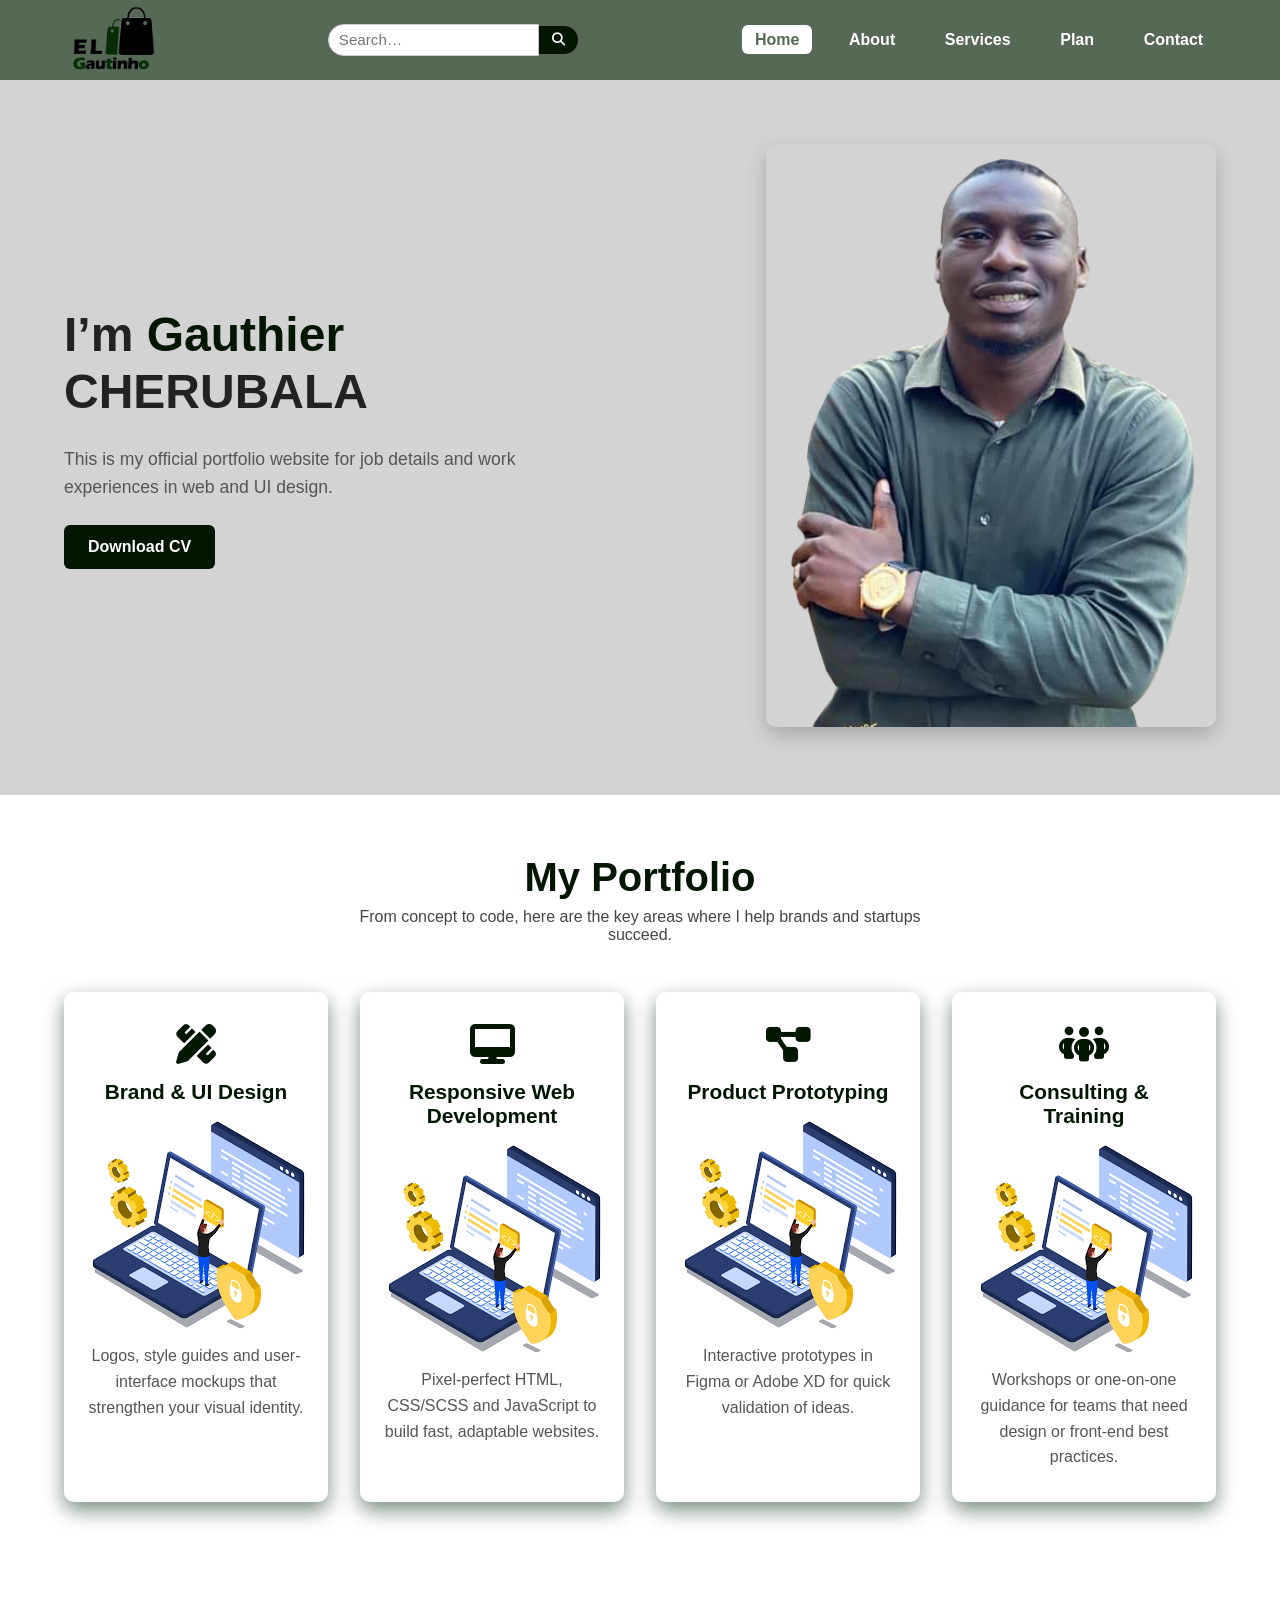
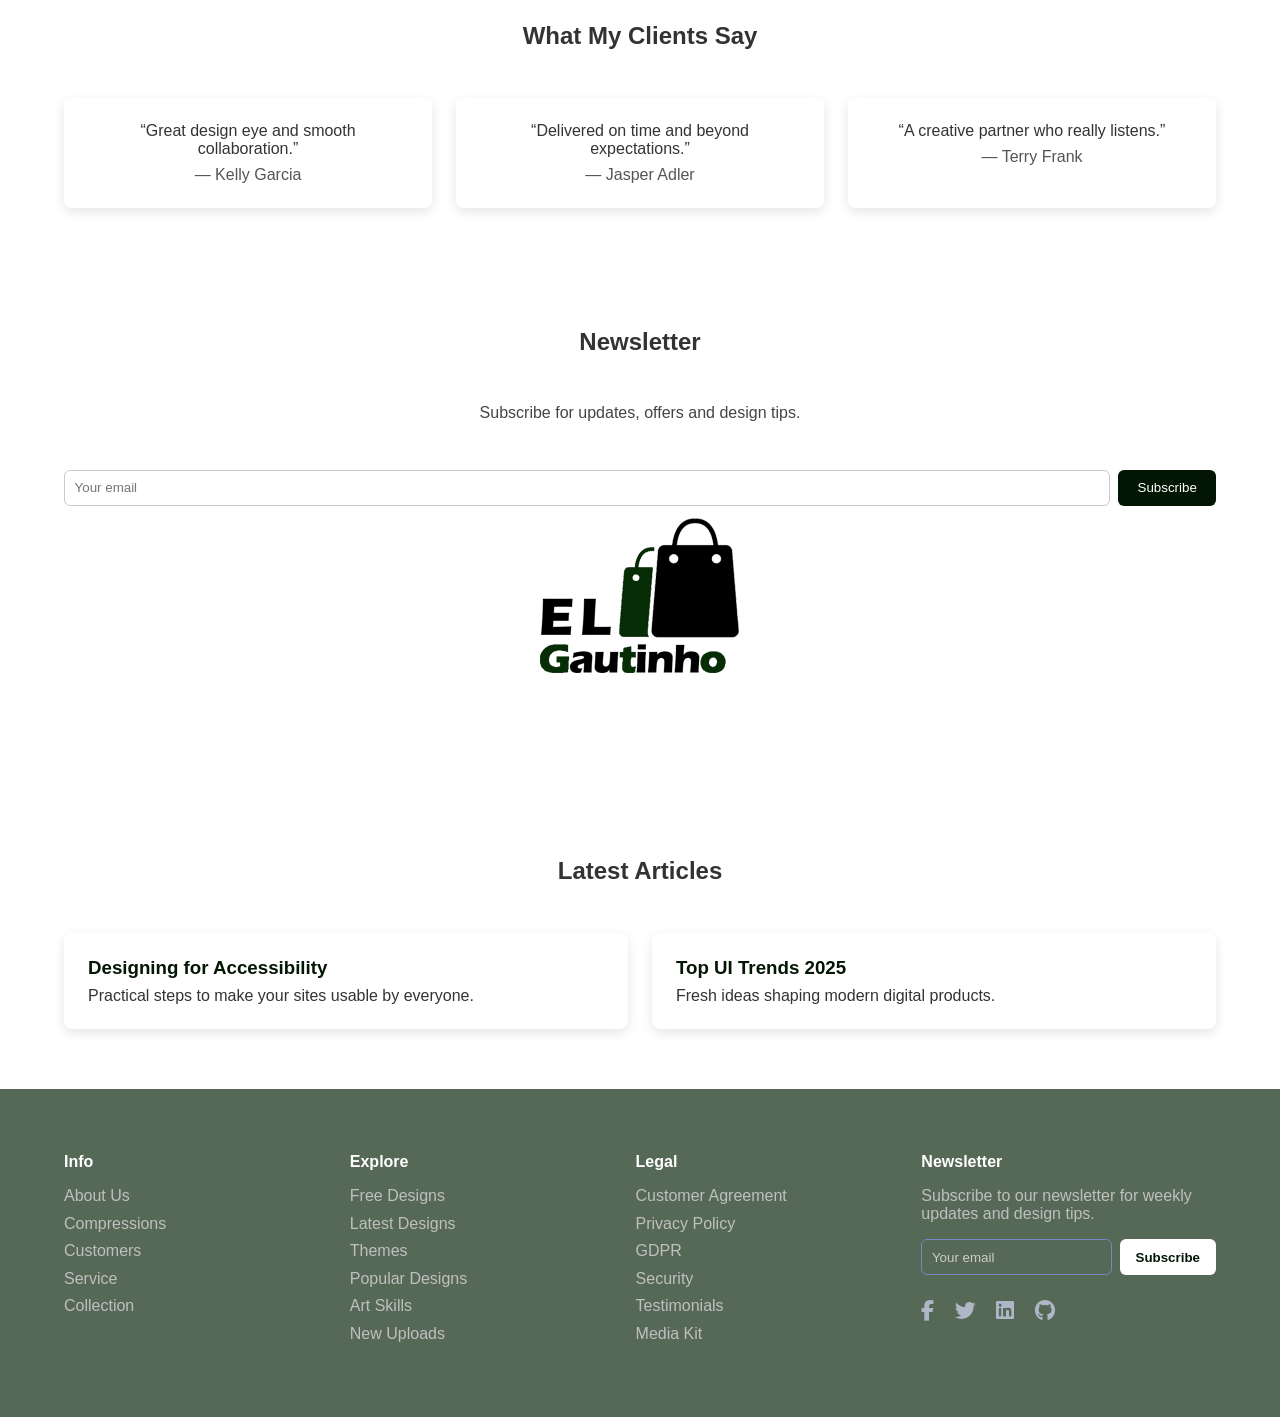
<file: index.html>
<!DOCTYPE html>
<html lang="en">
<head>
  <meta charset="UTF-8">
  <meta http-equiv="X-UA-Compatible" content="IE=edge">
  <meta name="viewport" content="width=device-width, initial-scale=1.0">
  <title>Gauthier CHERUBALA</title>
  <link rel="stylesheet" href="styles.css">
  <link rel="stylesheet"href="https://cdnjs.cloudflare.com/ajax/libs/font-awesome/6.5.0/css/all.min.css">
</head>
<body>

  <!-- ====== NAV BAR ====== -->
  <header class="navbar">
    <div class="container nav-container">
      <div class="logo">
        <img src="/images/Portofolio logo.png" alt="Logo">
      </div>
      <form class="nav-search" role="search">
         <input type="text" placeholder="Search…" aria-label="Search">
         <button type="submit"><i class="fa-solid fa-magnifying-glass"></i></button>
      </form>
      <button class="nav-toggle" aria-label="open menu">&#9776;</button>
      <ul class="nav-links">
        <li><a href="Home.html" class="active">Home</a></li>
        <li><a href="About.html">About</a></li>
        <li><a href="Services.html">Services</a></li>
        <li><a href="Plan.html">Plan</a></li>
        <li><a href="Contact.html">Contact</a></li>
      </ul>
    </div>
  </header>

  <!-- ====== HERO SECTION ====== -->
  <section class="hero">
    <div class="container hero-content">
      <div class="hero-text">
        <h1>I’m <span>Gauthier</span> CHERUBALA</h1>
        <p>
          This is my official portfolio website for job details and
          work experiences in web and UI design.
        </p>
        <a href="#" class="btn">Download CV</a>
      </div>

      <div class="hero-images">
        
        <img class="image" src="/images/img-Portofolio.png" alt="Gauthier Portfolio">
      </div>
    </div>
  </section>

   <!-- ===== Porto folio SECTION ===== -->
  <main class="services">
    <div class="container">
      <header class="services-header">
        <h1>My Portfolio</h1>
        <p>From concept to code, here are the key areas where I help brands and startups succeed.</p>
      </header>

      <div class="service-cards">
        <article class="card">
          <i class="fa-solid fa-pen-ruler"></i>
          <h3>Brand & UI Design</h3>
          <img src="/images/images.png" alt="Project 1">
          <p>Logos, style guides and user-interface mockups that strengthen your visual identity.</p>
        </article>

        <article class="card">
          <i class="fa-solid fa-desktop"></i>
          <h3>Responsive Web Development</h3>
          <img src="/images/images.png" alt="Project 1">
          <p>Pixel-perfect HTML, CSS/SCSS and JavaScript to build fast, adaptable websites.</p>
        </article>

        <article class="card">
          <i class="fa-solid fa-diagram-project"></i>
          <h3>Product Prototyping</h3>
          <img src="/images/images.png" alt="Project 1">
          <p>Interactive prototypes in Figma or Adobe XD for quick validation of ideas.</p>
        </article>

        <article class="card">
          <i class="fa-solid fa-people-group"></i>
          <h3>Consulting & Training</h3>
          <img src="/images/images.png" alt="Project 1">
          <p>Workshops or one-on-one guidance for teams that need design or front-end best practices.</p>
        </article>
      </div>
    </div>
  </main>
<!-- ===== Porto folio SECTION ===== -->

<!-- ===== TESTIMONIALS SECTION ===== -->
<section class="services"">
  <div class="container">
    <h2 class="services-header">What My Clients Say</h2>
    <div class="testimonials-grid">
      <blockquote>
        <p>“Great design eye and smooth collaboration.”</p>
        <cite>— Kelly Garcia</cite>
      </blockquote>
      <blockquote>
        <p>“Delivered on time and beyond expectations.”</p>
        <cite>— Jasper Adler</cite>
      </blockquote>
      <blockquote>
        <p>“A creative partner who really listens.”</p>
        <cite>— Terry Frank</cite>
      </blockquote>
    </div>
  </div>
</section>

<!-- ===== NEWSLETTER SECTION ===== -->
<section class="services">
  <div class="container">
    <div class="newsletter-text">
      <div class="services-header">
        <h2 class="services-header">Newsletter</h2>
        <p>Subscribe for updates, offers and design tips.</p>
      </div>
      <form>
        <input type="email" placeholder="Your email" required>
        <button type="submit">Subscribe</button>
      </form>
    </div>
    <div class="services-header">
      <img src="/images/Portofolio logo.png" alt="Newsletter">
    </div>
  </div>
</section>

<!-- ===== BLOG PREVIEW SECTION ===== -->
<section class="services">
  <div class="container">
    <h2 class="services-header">Latest Articles</h2>
    <div class="blog-grid">
      <article>
        <h3><a href="#">Designing for Accessibility</a></h3>
        <p>Practical steps to make your sites usable by everyone.</p>
      </article>
      <article>
        <h3><a href="#">Top UI Trends 2025</a></h3>
        <p>Fresh ideas shaping modern digital products.</p>
      </article>
    </div>
  </div>
</section>

  <!-- ====== FOOTER ====== -->
  <footer class="site-footer">
    <div class="container footer-row">

      <div class="footer-col">
        <h4>Info</h4>
        <ul class="links">
          <li><a href="#">About Us</a></li>
          <li><a href="#">Compressions</a></li>
          <li><a href="#">Customers</a></li>
          <li><a href="#">Service</a></li>
          <li><a href="#">Collection</a></li>
        </ul>
      </div>

      <div class="footer-col">
        <h4>Explore</h4>
        <ul class="links">
          <li><a href="#">Free Designs</a></li>
          <li><a href="#">Latest Designs</a></li>
          <li><a href="#">Themes</a></li>
          <li><a href="#">Popular Designs</a></li>
          <li><a href="#">Art Skills</a></li>
          <li><a href="#">New Uploads</a></li>
        </ul>
      </div>

      <div class="footer-col">
        <h4>Legal</h4>
        <ul class="links">
          <li><a href="#">Customer Agreement</a></li>
          <li><a href="#">Privacy Policy</a></li>
          <li><a href="#">GDPR</a></li>
          <li><a href="#">Security</a></li>
          <li><a href="#">Testimonials</a></li>
          <li><a href="#">Media Kit</a></li>
        </ul>
      </div>

      <div class="footer-col">
        <h4>Newsletter</h4>
        <p>Subscribe to our newsletter for weekly updates and design tips.</p>
        <form action="#">
          <input type="email" placeholder="Your email" required>
          <button type="submit">Subscribe</button>
        </form>
        <div class="icons">
          <a href="#"><i class="fa-brands fa-facebook-f"></i></a>
          <a href="#"><i class="fa-brands fa-twitter"></i></a>
          <a href="#"><i class="fa-brands fa-linkedin"></i></a>
          <a href="#"><i class="fa-brands fa-github"></i></a>
        </div>
      </div>

    </div>
  </footer>

  <script>
    // Mobile menu toggle
    const toggle = document.querySelector('.nav-toggle');
    const navLinks = document.querySelector('.nav-links');
    toggle.addEventListener('click', () => navLinks.classList.toggle('open'));
  </script>
</body>
</html>
</file>
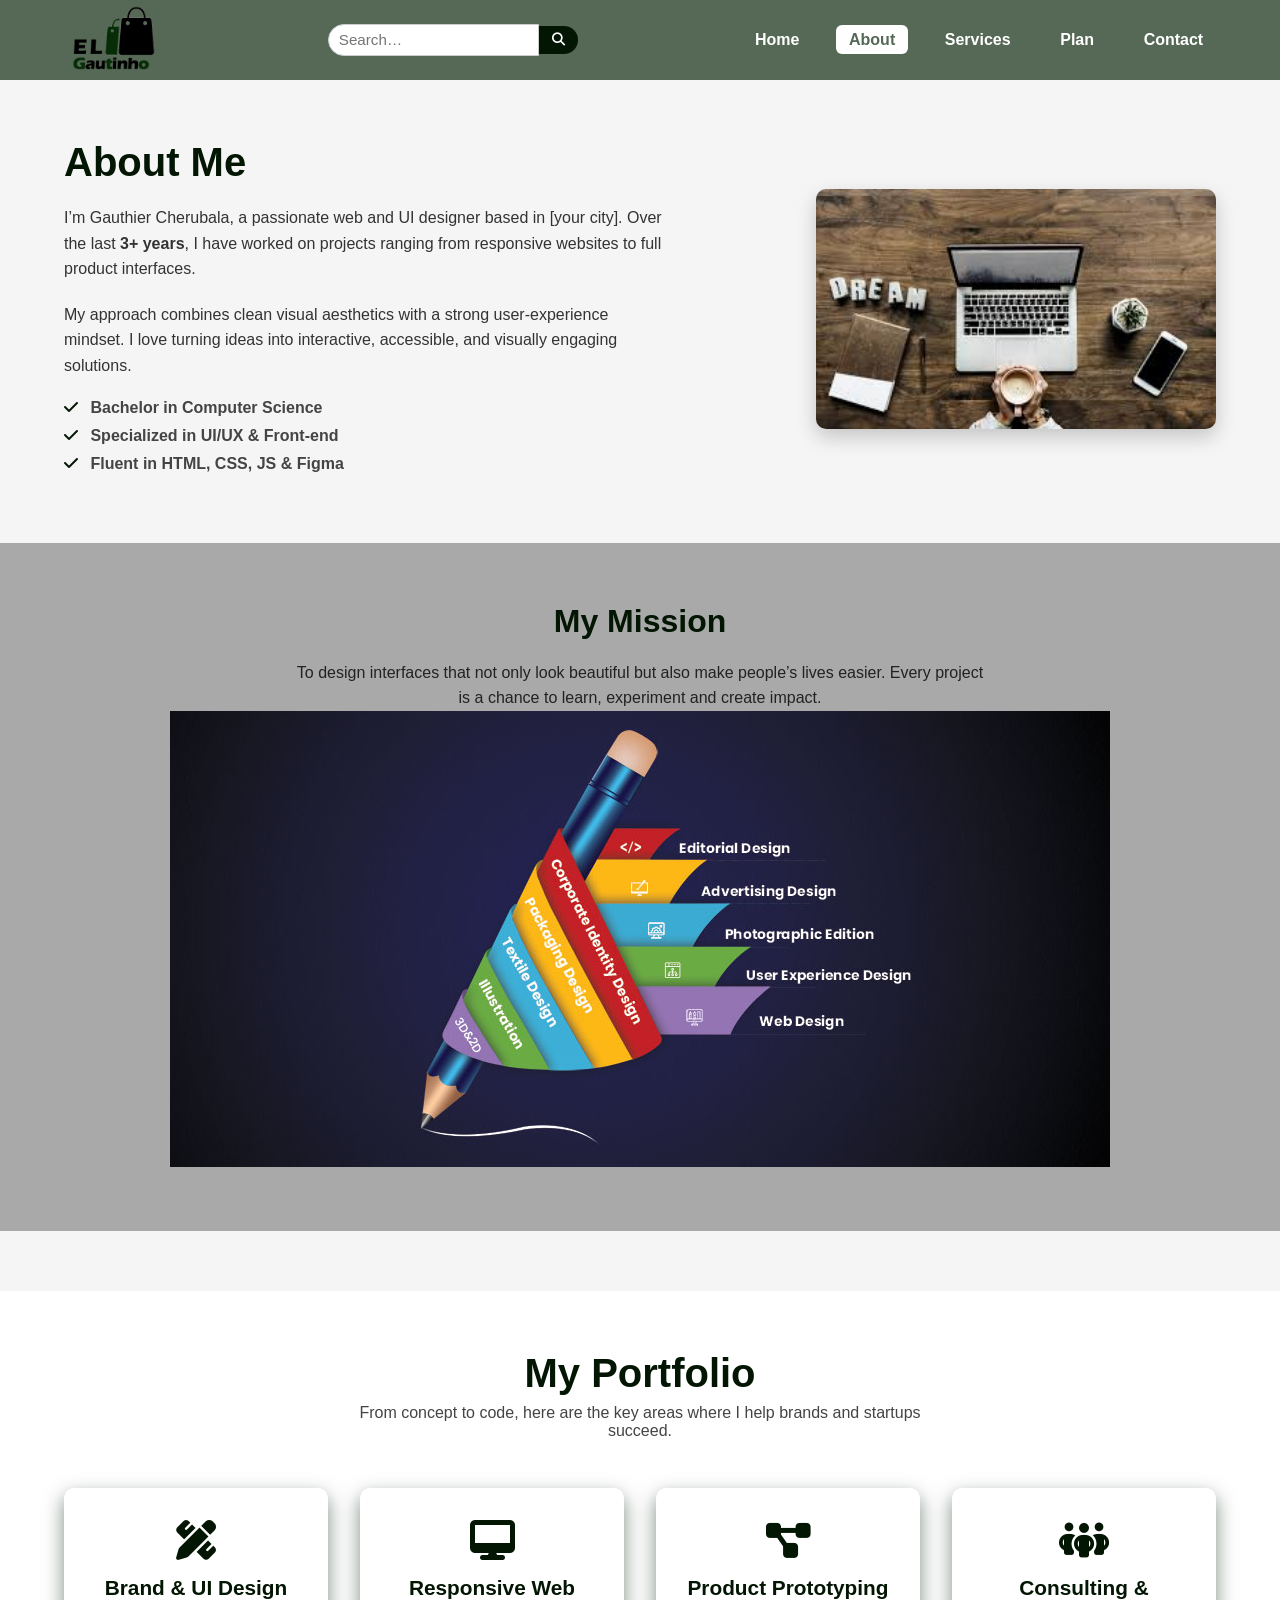
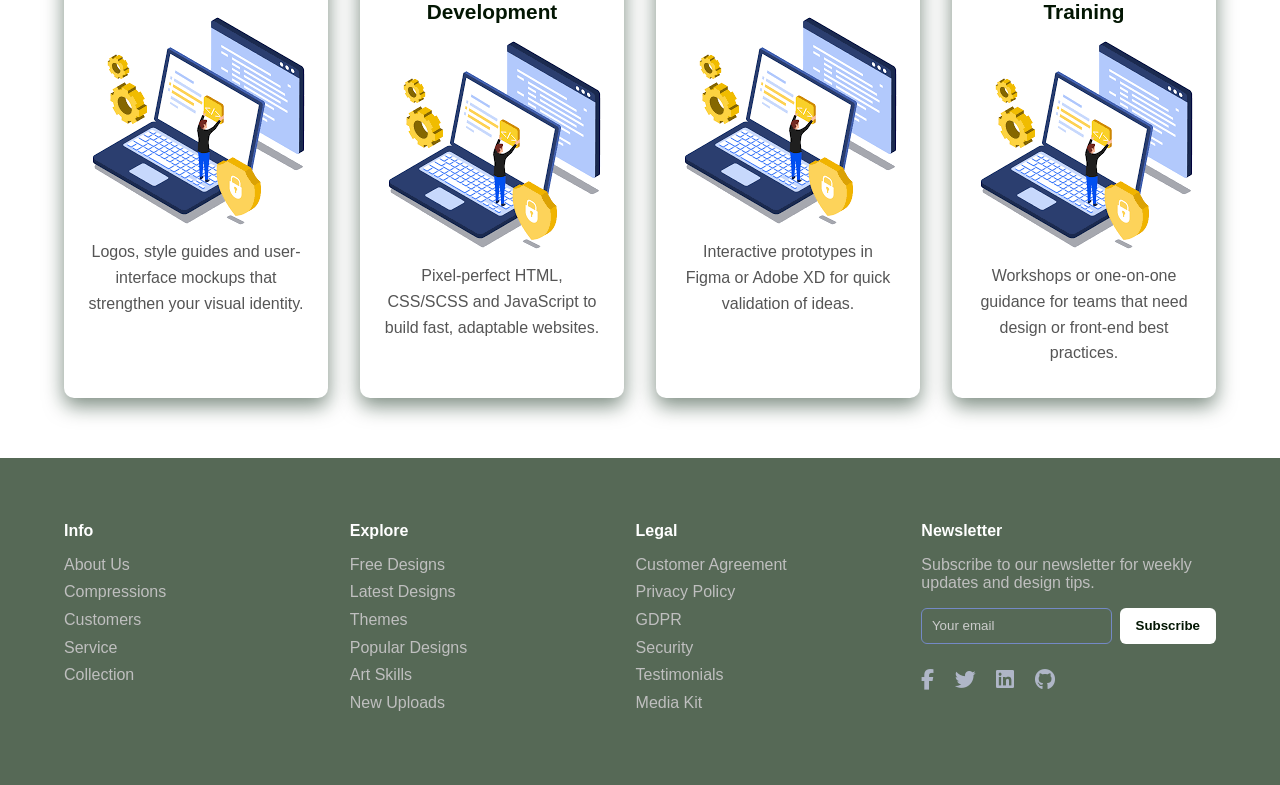
<file: About.html>
<!DOCTYPE html>
<html lang="en">
<head>
  <meta charset="UTF-8">
  <meta name="viewport" content="width=device-width, initial-scale=1.0">
  <title>About – Gauthier CHERUBALA</title>
  <link rel="stylesheet" href="styles.css">
  <link rel="stylesheet"
        href="https://cdnjs.cloudflare.com/ajax/libs/font-awesome/6.5.0/css/all.min.css">
</head>
<body>

  <!-- ===== NAV BAR (same as Home) ===== -->
  <header class="navbar">
    <div class="container nav-container">
      <div class="logo"><img src="/images/Portofolio logo.png" alt="Logo"></div>
      <form class="nav-search" role="search">
         <input type="text" placeholder="Search…" aria-label="Search">
         <button type="submit"><i class="fa-solid fa-magnifying-glass"></i></button>
      </form>
      <button class="nav-toggle" aria-label="open menu">&#9776;</button>
      <ul class="nav-links">
        <li><a href="Home.html">Home</a></li>
        <li><a href="About.html" class="active">About</a></li>
        <li><a href="Services.html">Services</a></li>
        <li><a href="Plan.html">Plan</a></li>
        <li><a href="Contact.html">Contact</a></li>
      </ul>
    </div>
  </header>

  <!-- ===== ABOUT CONTENT ===== -->
  <main class="about">
    <section class="intro">
      <div class="container about-grid">
        <div class="about-text">
          <h1>About Me</h1>
          <p>
            I’m Gauthier Cherubala, a passionate web and UI designer based in [your city].
            Over the last <strong>3+ years</strong>, I have worked on projects ranging from
            responsive websites to full product interfaces.
          </p>
          <p>
            My approach combines clean visual aesthetics with a strong user-experience mindset.
            I love turning ideas into interactive, accessible, and visually engaging solutions.
          </p>
          <ul class="highlights">
            <li><i class="fa-solid fa-check"></i> Bachelor in Computer Science</li>
            <li><i class="fa-solid fa-check"></i> Specialized in UI/UX & Front-end</li>
            <li><i class="fa-solid fa-check"></i> Fluent in HTML, CSS, JS & Figma</li>
          </ul>
        </div>
        <div class="about-photo">
          <img class="shape" src="/images/téléchargement (5).jpg" alt="Decorative shape">
        </div>
      </div>
    </section>
    <section class="mission">
      <div class="container">
        <h2>My Mission</h2>
        <p>
          To design interfaces that not only look beautiful but
          also make people’s lives easier. Every project is a
          chance to learn, experiment and create impact.
        </p>
        <img class="shape" src="/images/graphic_design_types-2.jpg" alt="Decorative shape">
      </div>
    </section>
  </main>
  <main class="services">
    <div class="container">
      <header class="services-header">
        <h1>My Portfolio</h1>
        <p>From concept to code, here are the key areas where I help brands and startups succeed.</p>
      </header>
      <div class="service-cards">
        <article class="card">
          <i class="fa-solid fa-pen-ruler"></i>
          <h3>Brand & UI Design</h3>
          <img src="/images/images.png" alt="Project 1">
          <p>Logos, style guides and user-interface mockups that strengthen your visual identity.</p>
        </article>

        <article class="card">
          <i class="fa-solid fa-desktop"></i>
          <h3>Responsive Web Development</h3>
          <img src="/images/images.png" alt="Project 1">
          <p>Pixel-perfect HTML, CSS/SCSS and JavaScript to build fast, adaptable websites.</p>
        </article>

        <article class="card">
          <i class="fa-solid fa-diagram-project"></i>
          <h3>Product Prototyping</h3>
          <img src="/images/images.png" alt="Project 1">
          <p>Interactive prototypes in Figma or Adobe XD for quick validation of ideas.</p>
        </article>

        <article class="card">
          <i class="fa-solid fa-people-group"></i>
          <h3>Consulting & Training</h3>
          <img src="/images/images.png" alt="Project 1">
          <p>Workshops or one-on-one guidance for teams that need design or front-end best practices.</p>
        </article>
      </div>
    </div>
  </main>
  <!-- ===== FOOTER (reuse same footer) ===== -->
  <footer class="site-footer">
    <div class="container footer-row">

      <div class="footer-col">
        <h4>Info</h4>
        <ul class="links">
          <li><a href="#">About Us</a></li>
          <li><a href="#">Compressions</a></li>
          <li><a href="#">Customers</a></li>
          <li><a href="#">Service</a></li>
          <li><a href="#">Collection</a></li>
        </ul>
      </div>

      <div class="footer-col">
        <h4>Explore</h4>
        <ul class="links">
          <li><a href="#">Free Designs</a></li>
          <li><a href="#">Latest Designs</a></li>
          <li><a href="#">Themes</a></li>
          <li><a href="#">Popular Designs</a></li>
          <li><a href="#">Art Skills</a></li>
          <li><a href="#">New Uploads</a></li>
        </ul>
      </div>

      <div class="footer-col">
        <h4>Legal</h4>
        <ul class="links">
          <li><a href="#">Customer Agreement</a></li>
          <li><a href="#">Privacy Policy</a></li>
          <li><a href="#">GDPR</a></li>
          <li><a href="#">Security</a></li>
          <li><a href="#">Testimonials</a></li>
          <li><a href="#">Media Kit</a></li>
        </ul>
      </div>

      <div class="footer-col">
        <h4>Newsletter</h4>
        <p>Subscribe to our newsletter for weekly updates and design tips.</p>
        <form action="#">
          <input type="email" placeholder="Your email" required>
          <button type="submit">Subscribe</button>
        </form>
        <div class="icons">
          <a href="#"><i class="fa-brands fa-facebook-f"></i></a>
          <a href="#"><i class="fa-brands fa-twitter"></i></a>
          <a href="#"><i class="fa-brands fa-linkedin"></i></a>
          <a href="#"><i class="fa-brands fa-github"></i></a>
        </div>
      </div>
    </div>
  </footer>

  <script>
    const toggle = document.querySelector('.nav-toggle');
    const navLinks = document.querySelector('.nav-links');
    toggle.addEventListener('click', () => navLinks.classList.toggle('open'));
  </script>
</body>
</html>
</file>
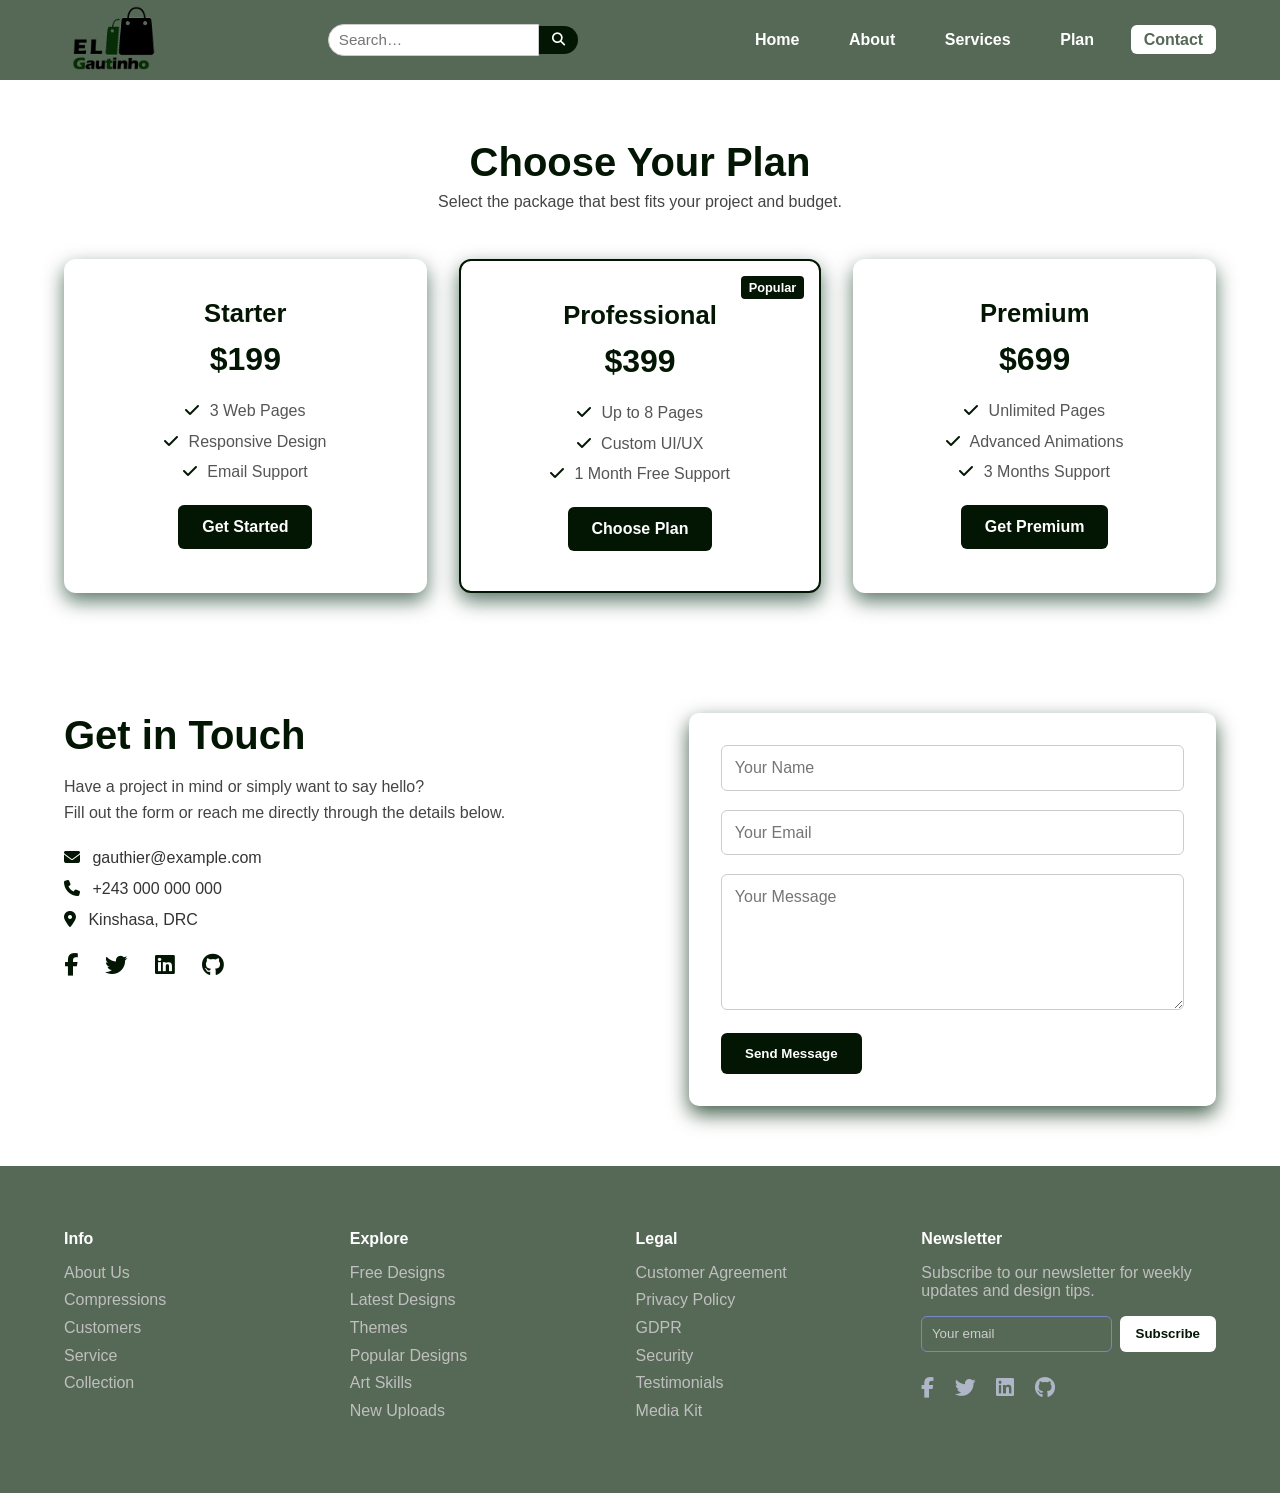
<file: Contact.html>
<!DOCTYPE html>
<html lang="en">
<head>
  <meta charset="UTF-8">
  <meta name="viewport" content="width=device-width, initial-scale=1.0">
  <title>Contact – Gauthier CHERUBALA</title>
  <link rel="stylesheet" href="styles.css">
  <link rel="stylesheet"
        href="https://cdnjs.cloudflare.com/ajax/libs/font-awesome/6.5.0/css/all.min.css">
</head>
<body>

  <!-- ===== NAVBAR ===== -->

  <header class="navbar">
    <div class="container nav-container">
      <div class="logo">
        <img src="/images/Portofolio logo.png" alt="Logo">
      </div>
      <form class="nav-search" role="search">
         <input type="text" placeholder="Search…" aria-label="Search">
         <button type="submit"><i class="fa-solid fa-magnifying-glass"></i></button>
      </form>
      <button class="nav-toggle" aria-label="open menu">&#9776;</button>
      <ul class="nav-links">
        <li><a href="Home.html">Home</a></li>
        <li><a href="About.html">About</a></li>
        <li><a href="Services.html">Services</a></li>
        <li><a href="Plan.html">Plan</a></li>
        <li><a href="Contact.html" class="active">Contact</a></li>
      </ul>
    </div>
  </header>
  <main class="plans">
    <div class="container">
      <header class="plans-header">
        <h1>Choose Your Plan</h1>
        <p>Select the package that best fits your project and budget.</p>
      </header>

      <div class="plan-grid">
        <!-- Basic Plan -->
        <article class="plan-card">
          <h3>Starter</h3>
          <p class="price">$199</p>
          <ul class="features">
            <li><i class="fa-solid fa-check"></i> 3 Web Pages</li>
            <li><i class="fa-solid fa-check"></i> Responsive Design</li>
            <li><i class="fa-solid fa-check"></i> Email Support</li>
          </ul>
          <a href="#" class="btn">Get Started</a>
        </article>

        <!-- Standard Plan -->
        <article class="plan-card popular">
          <div class="badge">Popular</div>
          <h3>Professional</h3>
          <p class="price">$399</p>
          <ul class="features">
            <li><i class="fa-solid fa-check"></i> Up to 8 Pages</li>
            <li><i class="fa-solid fa-check"></i> Custom UI/UX</li>
            <li><i class="fa-solid fa-check"></i> 1 Month Free Support</li>
          </ul>
          <a href="#" class="btn">Choose Plan</a>
        </article>

        <!-- Premium Plan -->
        <article class="plan-card">
          <h3>Premium</h3>
          <p class="price">$699</p>
          <ul class="features">
            <li><i class="fa-solid fa-check"></i> Unlimited Pages</li>
            <li><i class="fa-solid fa-check"></i> Advanced Animations</li>
            <li><i class="fa-solid fa-check"></i> 3 Months Support</li>
          </ul>
          <a href="#" class="btn">Get Premium</a>
        </article>
      </div>
    </div>
  </main>
  <!-- ===== CONTACT SECTION ===== -->
  <main class="contact">
    <div class="container contact-wrapper">

      <section class="contact-info">
        <h1>Get in Touch</h1>
        <p>
          Have a project in mind or simply want to say hello?<br>Fill out the form or reach me directly through the details below.
        </p>
        <ul>
          <li><i class="fa-solid fa-envelope"></i> gauthier@example.com</li>
          <li><i class="fa-solid fa-phone"></i> +243 000 000 000</li>
          <li><i class="fa-solid fa-location-dot"></i> Kinshasa, DRC</li>
        </ul>

        <div class="social-icons">
          <a href="#"><i class="fa-brands fa-facebook-f"></i></a>
          <a href="#"><i class="fa-brands fa-twitter"></i></a>
          <a href="#"><i class="fa-brands fa-linkedin"></i></a>
          <a href="#"><i class="fa-brands fa-github"></i></a>
        </div>
      </section>

      <section class="contact-form">
        <form action="#" method="post">
          <div class="form-group">
            <input type="text" name="name" placeholder="Your Name" required>
          </div>
          <div class="form-group">
            <input type="email" name="email" placeholder="Your Email" required>
          </div>
          <div class="form-group">
            <textarea name="message" rows="6" placeholder="Your Message" required></textarea>
          </div>
          <button type="submit" class="btn">Send Message</button>
        </form>
      </section>

    </div>
  </main>

  <!-- ===== FOOTER ===== -->
  <footer class="site-footer">
    <div class="container footer-row">

      <div class="footer-col">
        <h4>Info</h4>
        <ul class="links">
          <li><a href="#">About Us</a></li>
          <li><a href="#">Compressions</a></li>
          <li><a href="#">Customers</a></li>
          <li><a href="#">Service</a></li>
          <li><a href="#">Collection</a></li>
        </ul>
      </div>

      <div class="footer-col">
        <h4>Explore</h4>
        <ul class="links">
          <li><a href="#">Free Designs</a></li>
          <li><a href="#">Latest Designs</a></li>
          <li><a href="#">Themes</a></li>
          <li><a href="#">Popular Designs</a></li>
          <li><a href="#">Art Skills</a></li>
          <li><a href="#">New Uploads</a></li>
        </ul>
      </div>

      <div class="footer-col">
        <h4>Legal</h4>
        <ul class="links">
          <li><a href="#">Customer Agreement</a></li>
          <li><a href="#">Privacy Policy</a></li>
          <li><a href="#">GDPR</a></li>
          <li><a href="#">Security</a></li>
          <li><a href="#">Testimonials</a></li>
          <li><a href="#">Media Kit</a></li>
        </ul>
      </div>

      <div class="footer-col">
        <h4>Newsletter</h4>
        <p>Subscribe to our newsletter for weekly updates and design tips.</p>
        <form action="#">
          <input type="email" placeholder="Your email" required>
          <button type="submit">Subscribe</button>
        </form>
        <div class="icons">
          <a href="#"><i class="fa-brands fa-facebook-f"></i></a>
          <a href="#"><i class="fa-brands fa-twitter"></i></a>
          <a href="#"><i class="fa-brands fa-linkedin"></i></a>
          <a href="#"><i class="fa-brands fa-github"></i></a>
        </div>
      </div>
    </div>
  </footer>

  <script>
    const toggle = document.querySelector('.nav-toggle');
    const navLinks = document.querySelector('.nav-links');
    toggle.addEventListener('click', () => navLinks.classList.toggle('open'));
  </script>
</body>
</html>
</file>
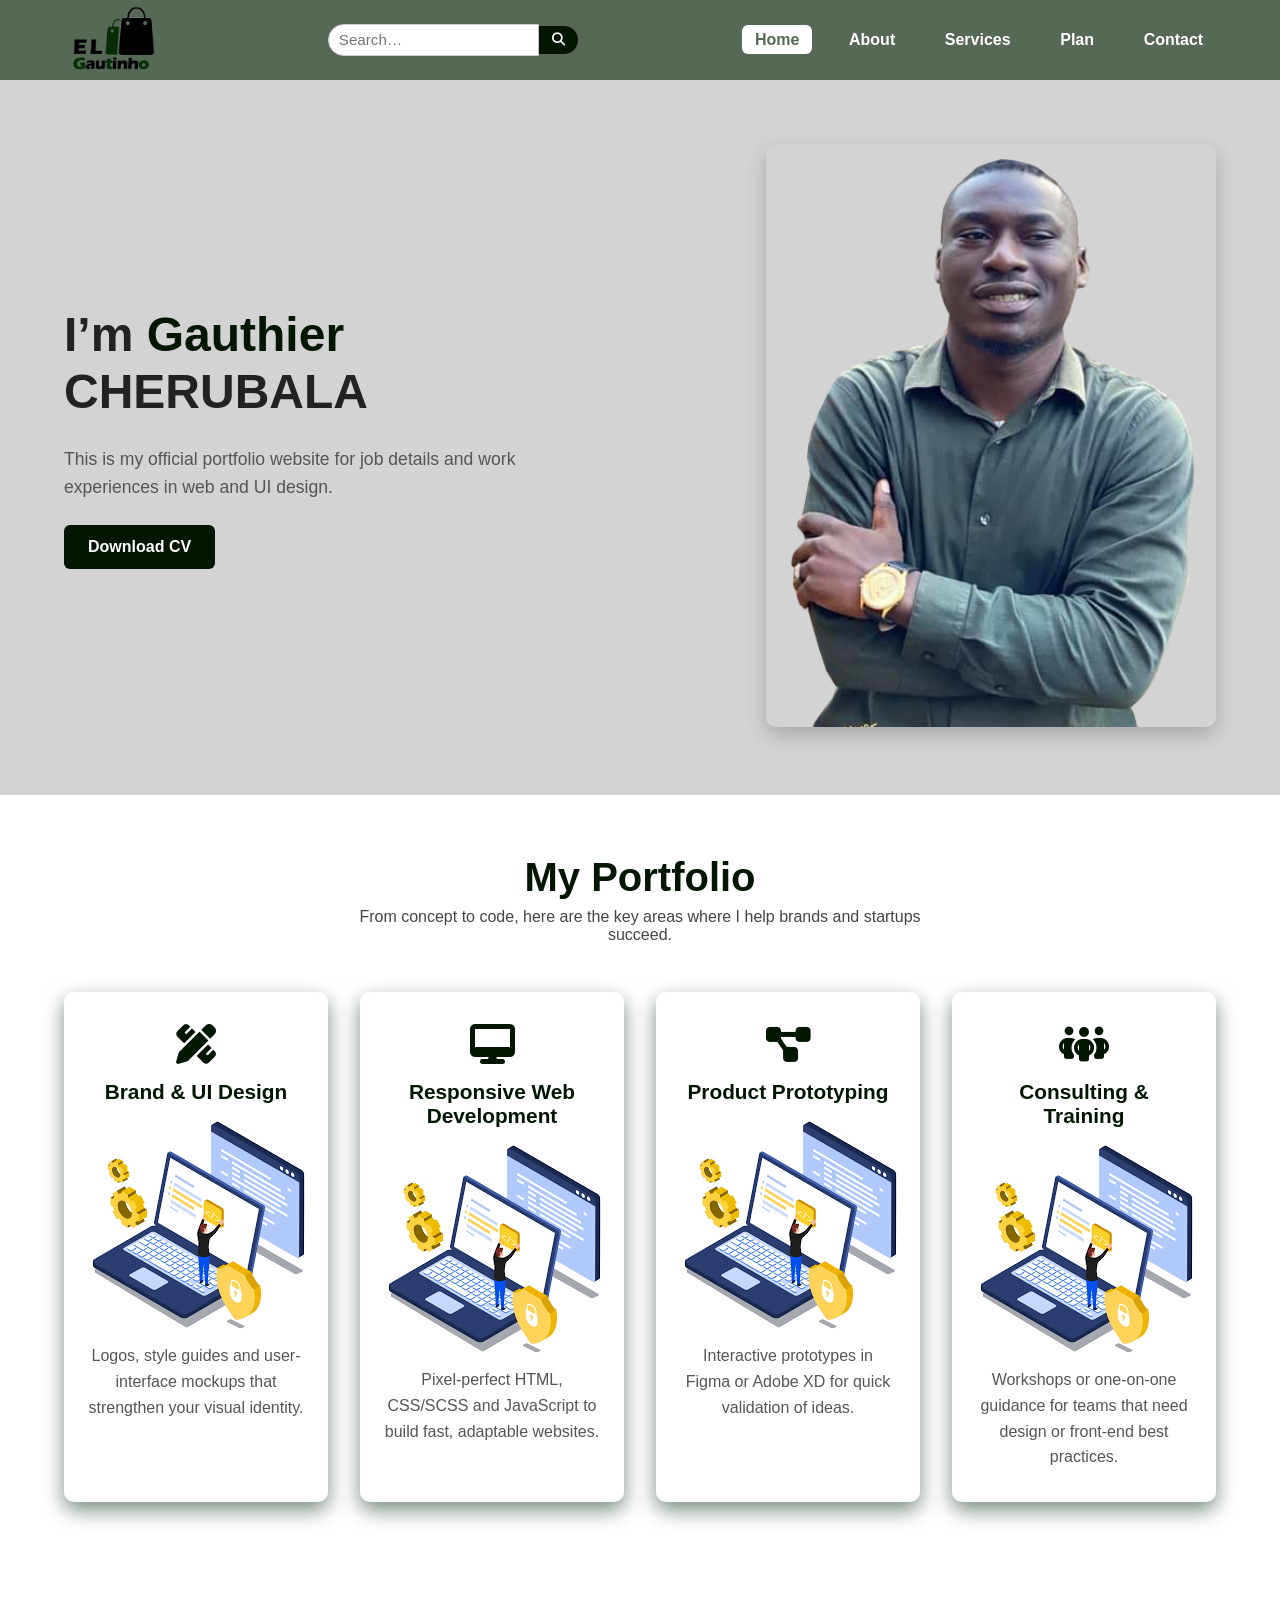
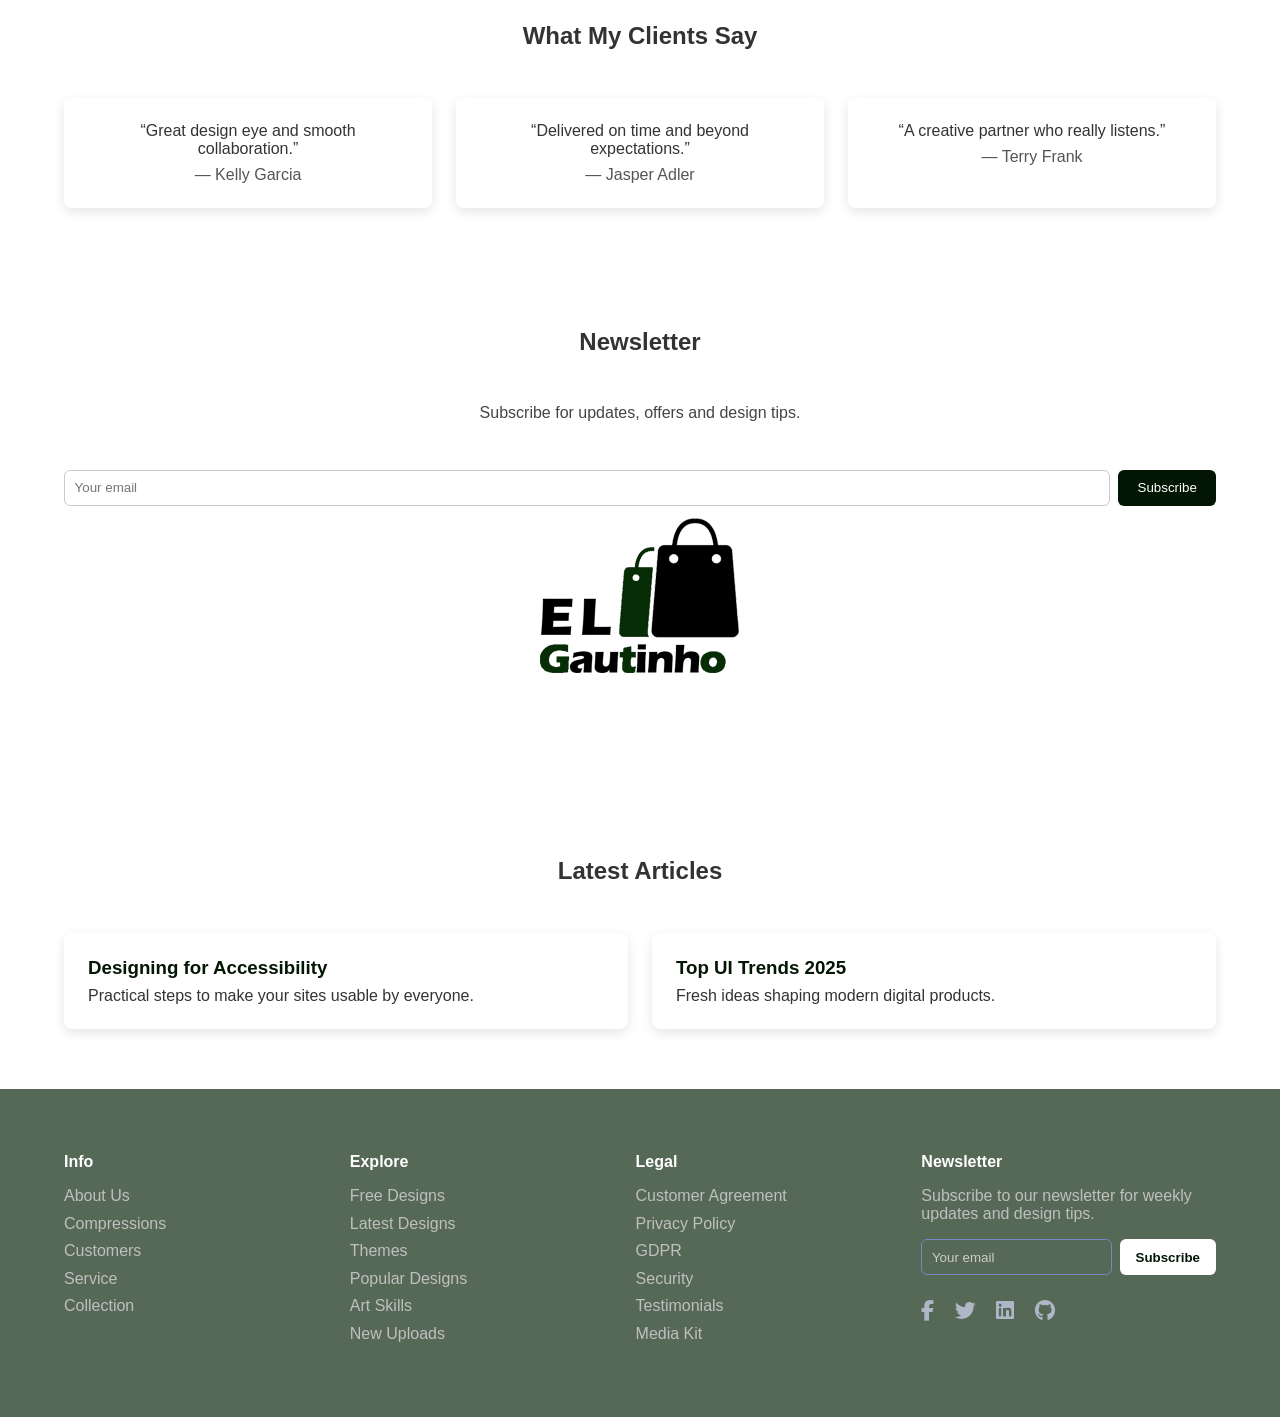
<file: Home.html>
<!DOCTYPE html>
<html lang="en">
<head>
  <meta charset="UTF-8">
  <meta http-equiv="X-UA-Compatible" content="IE=edge">
  <meta name="viewport" content="width=device-width, initial-scale=1.0">
  <title>Gauthier CHERUBALA</title>
  <link rel="stylesheet" href="styles.css">
  <link rel="stylesheet"href="https://cdnjs.cloudflare.com/ajax/libs/font-awesome/6.5.0/css/all.min.css">
</head>
<body>

  <!-- ====== NAV BAR ====== -->
  <header class="navbar">
    <div class="container nav-container">
      <div class="logo">
        <img src="/images/Portofolio logo.png" alt="Logo">
      </div>
      <form class="nav-search" role="search">
         <input type="text" placeholder="Search…" aria-label="Search">
         <button type="submit"><i class="fa-solid fa-magnifying-glass"></i></button>
      </form>
      <button class="nav-toggle" aria-label="open menu">&#9776;</button>
      <ul class="nav-links">
        <li><a href="Home.html" class="active">Home</a></li>
        <li><a href="About.html">About</a></li>
        <li><a href="Services.html">Services</a></li>
        <li><a href="Plan.html">Plan</a></li>
        <li><a href="Contact.html">Contact</a></li>
      </ul>
    </div>
  </header>

  <!-- ====== HERO SECTION ====== -->
  <section class="hero">
    <div class="container hero-content">
      <div class="hero-text">
        <h1>I’m <span>Gauthier</span> CHERUBALA</h1>
        <p>
          This is my official portfolio website for job details and
          work experiences in web and UI design.
        </p>
        <a href="#" class="btn">Download CV</a>
      </div>

      <div class="hero-images">
        
        <img class="image" src="/images/img-Portofolio.png" alt="Gauthier Portfolio">
      </div>
    </div>
  </section>

   <!-- ===== Porto folio SECTION ===== -->
  <main class="services">
    <div class="container">
      <header class="services-header">
        <h1>My Portfolio</h1>
        <p>From concept to code, here are the key areas where I help brands and startups succeed.</p>
      </header>

      <div class="service-cards">
        <article class="card">
          <i class="fa-solid fa-pen-ruler"></i>
          <h3>Brand & UI Design</h3>
          <img src="/images/images.png" alt="Project 1">
          <p>Logos, style guides and user-interface mockups that strengthen your visual identity.</p>
        </article>

        <article class="card">
          <i class="fa-solid fa-desktop"></i>
          <h3>Responsive Web Development</h3>
          <img src="/images/images.png" alt="Project 1">
          <p>Pixel-perfect HTML, CSS/SCSS and JavaScript to build fast, adaptable websites.</p>
        </article>

        <article class="card">
          <i class="fa-solid fa-diagram-project"></i>
          <h3>Product Prototyping</h3>
          <img src="/images/images.png" alt="Project 1">
          <p>Interactive prototypes in Figma or Adobe XD for quick validation of ideas.</p>
        </article>

        <article class="card">
          <i class="fa-solid fa-people-group"></i>
          <h3>Consulting & Training</h3>
          <img src="/images/images.png" alt="Project 1">
          <p>Workshops or one-on-one guidance for teams that need design or front-end best practices.</p>
        </article>
      </div>
    </div>
  </main>
<!-- ===== Porto folio SECTION ===== -->

<!-- ===== TESTIMONIALS SECTION ===== -->
<section class="services"">
  <div class="container">
    <h2 class="services-header">What My Clients Say</h2>
    <div class="testimonials-grid">
      <blockquote>
        <p>“Great design eye and smooth collaboration.”</p>
        <cite>— Kelly Garcia</cite>
      </blockquote>
      <blockquote>
        <p>“Delivered on time and beyond expectations.”</p>
        <cite>— Jasper Adler</cite>
      </blockquote>
      <blockquote>
        <p>“A creative partner who really listens.”</p>
        <cite>— Terry Frank</cite>
      </blockquote>
    </div>
  </div>
</section>

<!-- ===== NEWSLETTER SECTION ===== -->
<section class="services">
  <div class="container">
    <div class="newsletter-text">
      <div class="services-header">
        <h2 class="services-header">Newsletter</h2>
        <p>Subscribe for updates, offers and design tips.</p>
      </div>
      <form>
        <input type="email" placeholder="Your email" required>
        <button type="submit">Subscribe</button>
      </form>
    </div>
    <div class="services-header">
      <img src="/images/Portofolio logo.png" alt="Newsletter">
    </div>
  </div>
</section>

<!-- ===== BLOG PREVIEW SECTION ===== -->
<section class="services">
  <div class="container">
    <h2 class="services-header">Latest Articles</h2>
    <div class="blog-grid">
      <article>
        <h3><a href="#">Designing for Accessibility</a></h3>
        <p>Practical steps to make your sites usable by everyone.</p>
      </article>
      <article>
        <h3><a href="#">Top UI Trends 2025</a></h3>
        <p>Fresh ideas shaping modern digital products.</p>
      </article>
    </div>
  </div>
</section>

  <!-- ====== FOOTER ====== -->
  <footer class="site-footer">
    <div class="container footer-row">

      <div class="footer-col">
        <h4>Info</h4>
        <ul class="links">
          <li><a href="#">About Us</a></li>
          <li><a href="#">Compressions</a></li>
          <li><a href="#">Customers</a></li>
          <li><a href="#">Service</a></li>
          <li><a href="#">Collection</a></li>
        </ul>
      </div>

      <div class="footer-col">
        <h4>Explore</h4>
        <ul class="links">
          <li><a href="#">Free Designs</a></li>
          <li><a href="#">Latest Designs</a></li>
          <li><a href="#">Themes</a></li>
          <li><a href="#">Popular Designs</a></li>
          <li><a href="#">Art Skills</a></li>
          <li><a href="#">New Uploads</a></li>
        </ul>
      </div>

      <div class="footer-col">
        <h4>Legal</h4>
        <ul class="links">
          <li><a href="#">Customer Agreement</a></li>
          <li><a href="#">Privacy Policy</a></li>
          <li><a href="#">GDPR</a></li>
          <li><a href="#">Security</a></li>
          <li><a href="#">Testimonials</a></li>
          <li><a href="#">Media Kit</a></li>
        </ul>
      </div>

      <div class="footer-col">
        <h4>Newsletter</h4>
        <p>Subscribe to our newsletter for weekly updates and design tips.</p>
        <form action="#">
          <input type="email" placeholder="Your email" required>
          <button type="submit">Subscribe</button>
        </form>
        <div class="icons">
          <a href="#"><i class="fa-brands fa-facebook-f"></i></a>
          <a href="#"><i class="fa-brands fa-twitter"></i></a>
          <a href="#"><i class="fa-brands fa-linkedin"></i></a>
          <a href="#"><i class="fa-brands fa-github"></i></a>
        </div>
      </div>

    </div>
  </footer>

  <script>
    // Mobile menu toggle
    const toggle = document.querySelector('.nav-toggle');
    const navLinks = document.querySelector('.nav-links');
    toggle.addEventListener('click', () => navLinks.classList.toggle('open'));
  </script>
</body>
</html>
</file>
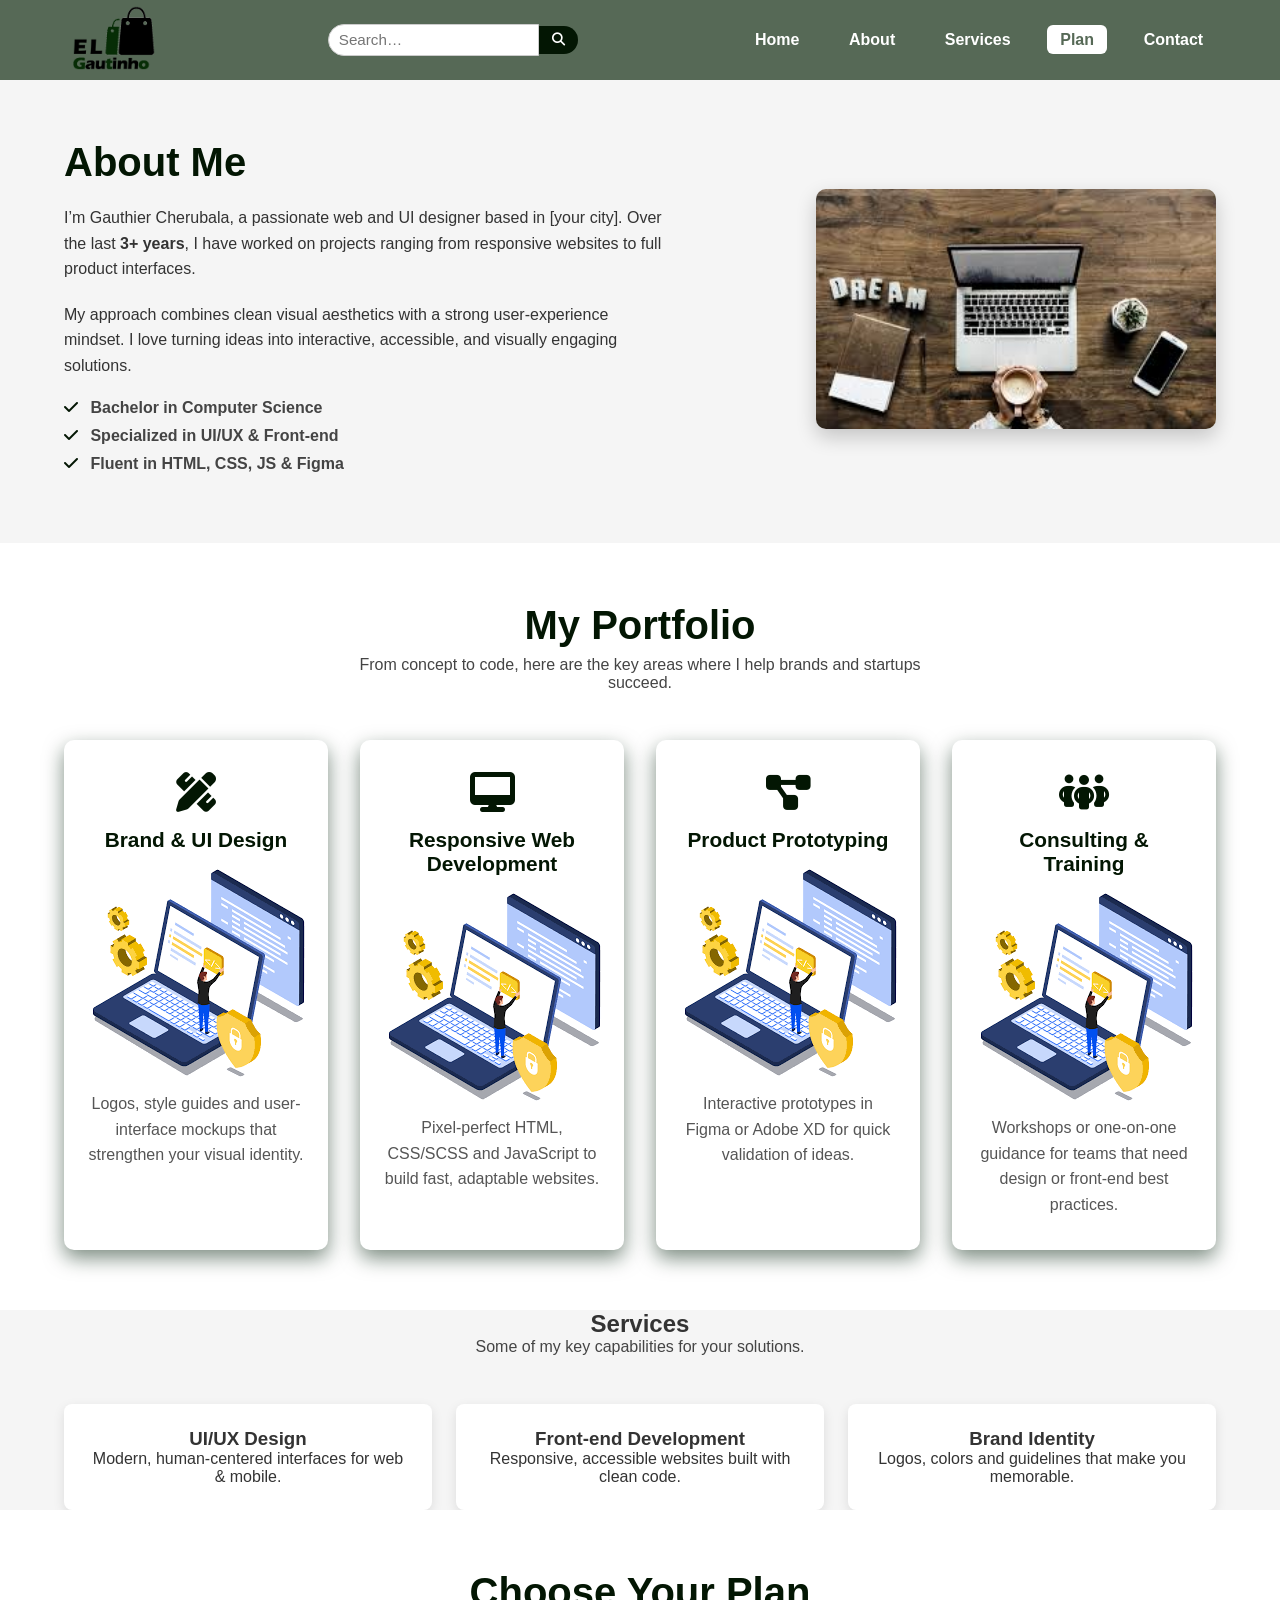
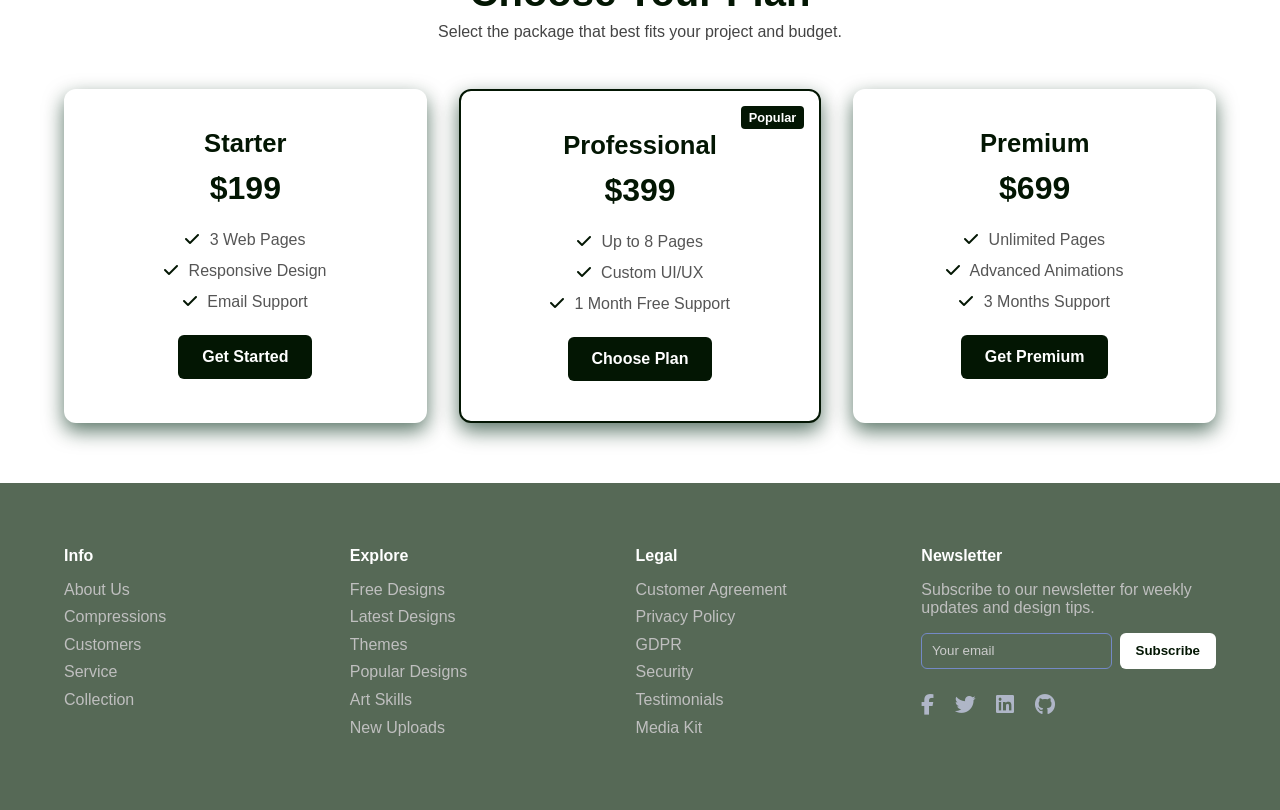
<file: Plan.html>
<!DOCTYPE html>
<html lang="en">
<head>
  <meta charset="UTF-8">
  <meta name="viewport" content="width=device-width, initial-scale=1.0">
  <title>Plans – Gauthier CHERUBALA</title>
  <link rel="stylesheet" href="styles.css">
  <link rel="stylesheet"
        href="https://cdnjs.cloudflare.com/ajax/libs/font-awesome/6.5.0/css/all.min.css">
</head>
<body>

  <!-- ===== NAVBAR (reuse your current nav) ===== -->
  <header class="navbar">
    <div class="container nav-container">
      <div class="logo">
        <img src="/images/Portofolio logo.png" alt="Logo">
      </div>
      <form class="nav-search" role="search">
         <input type="text" placeholder="Search…" aria-label="Search">
         <button type="submit"><i class="fa-solid fa-magnifying-glass"></i></button>
      </form>
      <button class="nav-toggle" aria-label="open menu">&#9776;</button>
      <ul class="nav-links">
        <li><a href="Home.html">Home</a></li>
        <li><a href="About.html">About</a></li>
        <li><a href="Services.html">Services</a></li>
        <li><a href="Plan.html" class="active">Plan</a></li>
        <li><a href="Contact.html">Contact</a></li>
      </ul>
    </div>
  </header>
  <main class="about">
    <section class="intro">
      <div class="container about-grid">
        <div class="about-text">
          <h1>About Me</h1>
          <p>
            I’m Gauthier Cherubala, a passionate web and UI designer based in [your city].
            Over the last <strong>3+ years</strong>, I have worked on projects ranging from
            responsive websites to full product interfaces.
          </p>
          <p>
            My approach combines clean visual aesthetics with a strong user-experience mindset.
            I love turning ideas into interactive, accessible, and visually engaging solutions.
          </p>
          <ul class="highlights">
            <li><i class="fa-solid fa-check"></i> Bachelor in Computer Science</li>
            <li><i class="fa-solid fa-check"></i> Specialized in UI/UX & Front-end</li>
            <li><i class="fa-solid fa-check"></i> Fluent in HTML, CSS, JS & Figma</li>
          </ul>
        </div>
        <div class="about-photo">
          <img class="shape" src="/images/téléchargement (5).jpg" alt="Decorative shape">
        </div>
      </div>
    </section>
  </main>
<main class="services">
    <div class="container">
      <header class="services-header">
        <h1>My Portfolio</h1>
        <p>From concept to code, here are the key areas where I help brands and startups succeed.</p>
      </header>

      <div class="service-cards">
        <article class="card">
          <i class="fa-solid fa-pen-ruler"></i>
          <h3>Brand & UI Design</h3>
          <img src="/images/images.png" alt="Project 1">
          <p>Logos, style guides and user-interface mockups that strengthen your visual identity.</p>
        </article>

        <article class="card">
          <i class="fa-solid fa-desktop"></i>
          <h3>Responsive Web Development</h3>
          <img src="/images/images.png" alt="Project 1">
          <p>Pixel-perfect HTML, CSS/SCSS and JavaScript to build fast, adaptable websites.</p>
        </article>

        <article class="card">
          <i class="fa-solid fa-diagram-project"></i>
          <h3>Product Prototyping</h3>
          <img src="/images/images.png" alt="Project 1">
          <p>Interactive prototypes in Figma or Adobe XD for quick validation of ideas.</p>
        </article>

        <article class="card">
          <i class="fa-solid fa-people-group"></i>
          <h3>Consulting & Training</h3>
          <img src="/images/images.png" alt="Project 1">
          <p>Workshops or one-on-one guidance for teams that need design or front-end best practices.</p>
        </article>
      </div>
    </div>
  </main>
  <div class="container">
    <header class="services-header">
      <h2>Services</h2>
      <p>Some of my key capabilities for your solutions.</p>
    </header>
    <div class="services-grid">
      <article class="service-card">
        <h3>UI/UX Design</h3>
        <p>Modern, human-centered interfaces for web & mobile.</p>
      </article>
      <article class="service-card">
        <h3>Front-end Development</h3>
        <p>Responsive, accessible websites built with clean code.</p>
      </article>
      <article class="service-card">
        <h3>Brand Identity</h3>
        <p>Logos, colors and guidelines that make you memorable.</p>
      </article>
    </div>
  </div>

  <!-- ===== PLAN SECTION ===== -->
  <main class="plans">
    <div class="container">
      <header class="plans-header">
        <h1>Choose Your Plan</h1>
        <p>Select the package that best fits your project and budget.</p>
      </header>

      <div class="plan-grid">
        <!-- Basic Plan -->
        <article class="plan-card">
          <h3>Starter</h3>
          <p class="price">$199</p>
          <ul class="features">
            <li><i class="fa-solid fa-check"></i> 3 Web Pages</li>
            <li><i class="fa-solid fa-check"></i> Responsive Design</li>
            <li><i class="fa-solid fa-check"></i> Email Support</li>
          </ul>
          <a href="#" class="btn">Get Started</a>
        </article>

        <!-- Standard Plan -->
        <article class="plan-card popular">
          <div class="badge">Popular</div>
          <h3>Professional</h3>
          <p class="price">$399</p>
          <ul class="features">
            <li><i class="fa-solid fa-check"></i> Up to 8 Pages</li>
            <li><i class="fa-solid fa-check"></i> Custom UI/UX</li>
            <li><i class="fa-solid fa-check"></i> 1 Month Free Support</li>
          </ul>
          <a href="#" class="btn">Choose Plan</a>
        </article>

        <!-- Premium Plan -->
        <article class="plan-card">
          <h3>Premium</h3>
          <p class="price">$699</p>
          <ul class="features">
            <li><i class="fa-solid fa-check"></i> Unlimited Pages</li>
            <li><i class="fa-solid fa-check"></i> Advanced Animations</li>
            <li><i class="fa-solid fa-check"></i> 3 Months Support</li>
          </ul>
          <a href="#" class="btn">Get Premium</a>
        </article>
      </div>
    </div>
  </main>

  <!-- ===== FOOTER ===== -->
  <footer class="site-footer">
    <div class="container footer-row">

      <div class="footer-col">
        <h4>Info</h4>
        <ul class="links">
          <li><a href="#">About Us</a></li>
          <li><a href="#">Compressions</a></li>
          <li><a href="#">Customers</a></li>
          <li><a href="#">Service</a></li>
          <li><a href="#">Collection</a></li>
        </ul>
      </div>

      <div class="footer-col">
        <h4>Explore</h4>
        <ul class="links">
          <li><a href="#">Free Designs</a></li>
          <li><a href="#">Latest Designs</a></li>
          <li><a href="#">Themes</a></li>
          <li><a href="#">Popular Designs</a></li>
          <li><a href="#">Art Skills</a></li>
          <li><a href="#">New Uploads</a></li>
        </ul>
      </div>

      <div class="footer-col">
        <h4>Legal</h4>
        <ul class="links">
          <li><a href="#">Customer Agreement</a></li>
          <li><a href="#">Privacy Policy</a></li>
          <li><a href="#">GDPR</a></li>
          <li><a href="#">Security</a></li>
          <li><a href="#">Testimonials</a></li>
          <li><a href="#">Media Kit</a></li>
        </ul>
      </div>

      <div class="footer-col">
        <h4>Newsletter</h4>
        <p>Subscribe to our newsletter for weekly updates and design tips.</p>
        <form action="#">
          <input type="email" placeholder="Your email" required>
          <button type="submit">Subscribe</button>
        </form>
        <div class="icons">
          <a href="#"><i class="fa-brands fa-facebook-f"></i></a>
          <a href="#"><i class="fa-brands fa-twitter"></i></a>
          <a href="#"><i class="fa-brands fa-linkedin"></i></a>
          <a href="#"><i class="fa-brands fa-github"></i></a>
        </div>
      </div>
    </div>
  </footer>

  <script>
    const toggle = document.querySelector('.nav-toggle');
    const navLinks = document.querySelector('.nav-links');
    toggle.addEventListener('click', () => navLinks.classList.toggle('open'));
  </script>
</body>
</html>
</file>
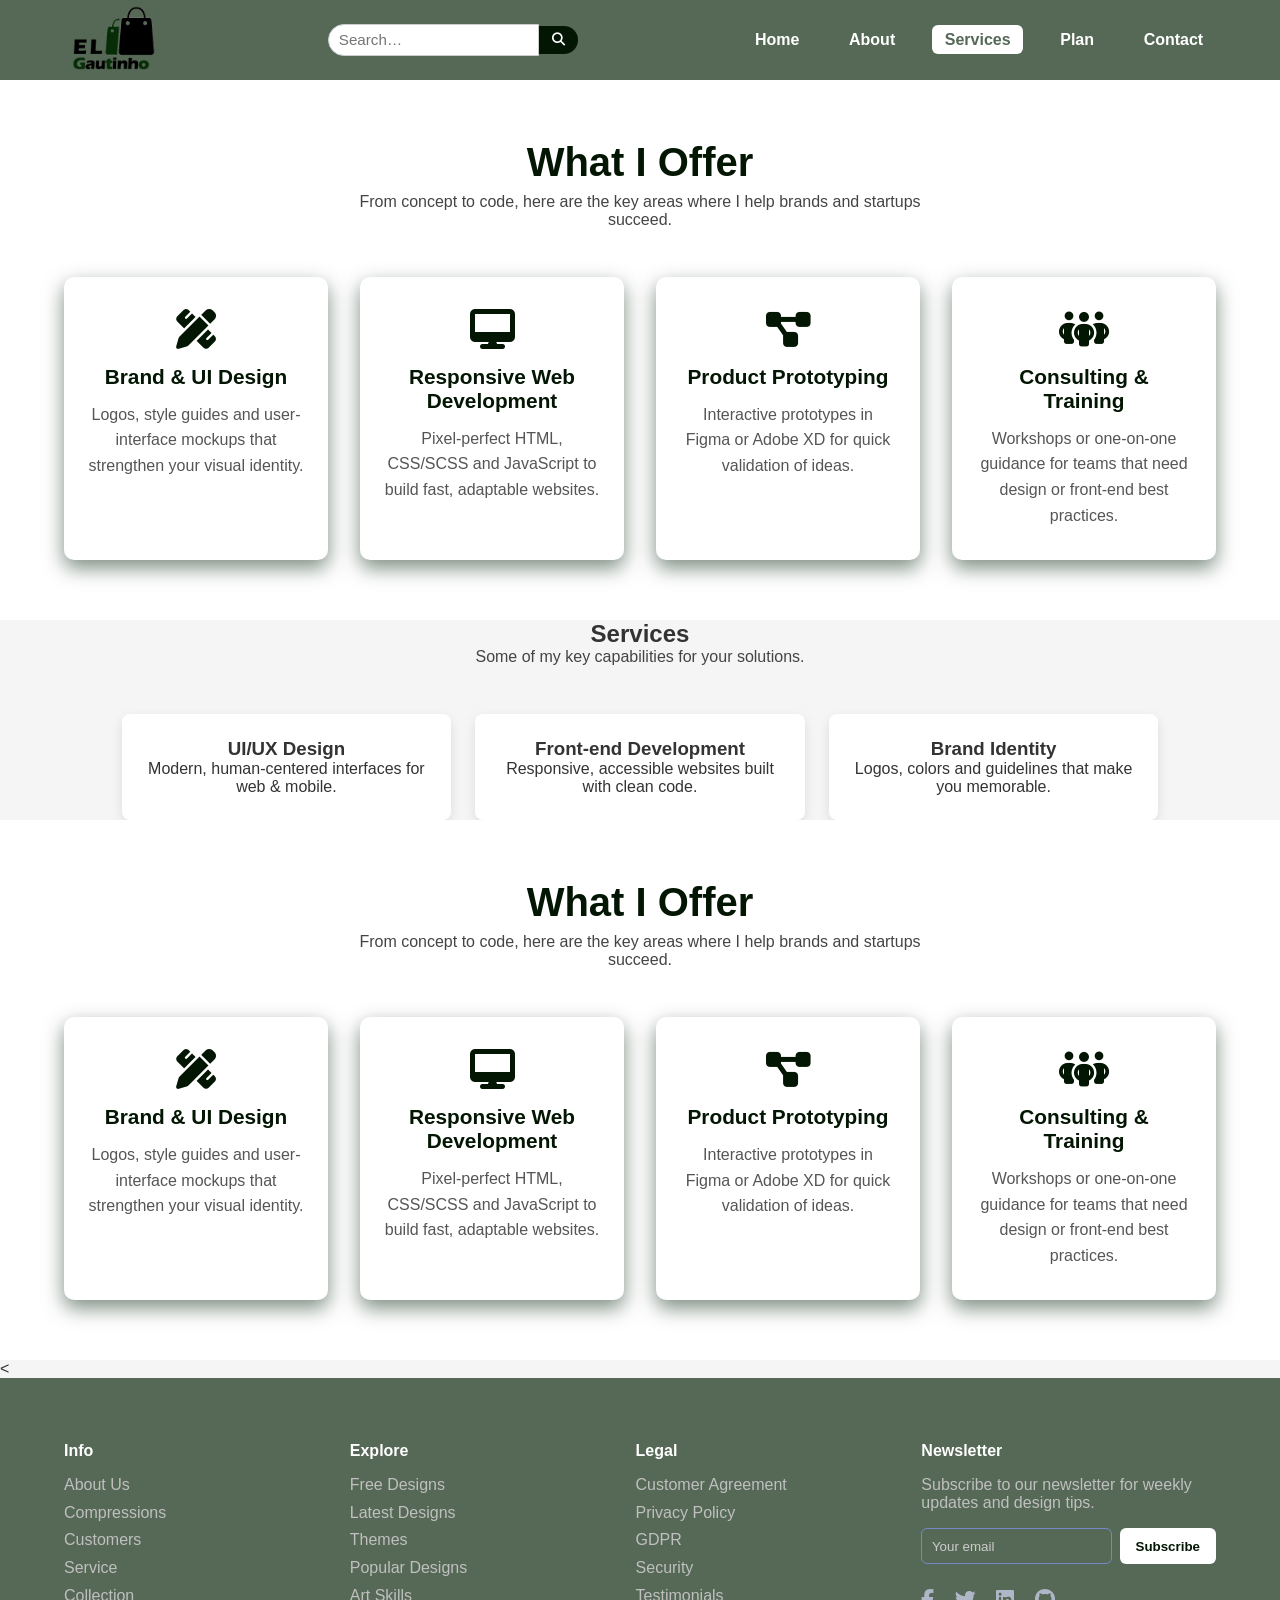
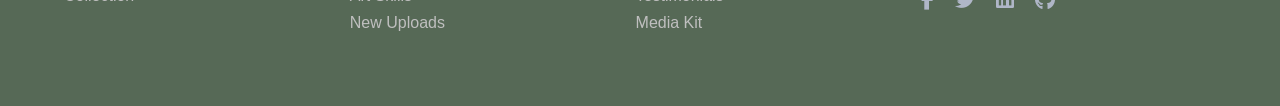
<file: Services.html>
<!DOCTYPE html>
<html lang="en">
<head>
  <meta charset="UTF-8" />
  <meta name="viewport" content="width=device-width, initial-scale=1.0"/>
  <title>Services – Gauthier CHERUBALA</title>
  <link rel="stylesheet" href="styles.css" />
  <link rel="stylesheet" href="https://cdnjs.cloudflare.com/ajax/libs/font-awesome/6.5.0/css/all.min.css">
</head>
<body>

  <!-- ===== NAV BAR (reuse same HTML/CSS from portfolio) ===== -->
  <header class="navbar">
    <div class="container nav-container">
      <div class="logo">
        <img src="/images/Portofolio logo.png" alt="Logo">
      </div>
      <form class="nav-search" role="search">
         <input type="text" placeholder="Search…" aria-label="Search">
         <button type="submit"><i class="fa-solid fa-magnifying-glass"></i></button>
      </form>
      <button class="nav-toggle" aria-label="open menu">&#9776;</button>
      <ul class="nav-links">
        <li><a href="Home.html">Home</a></li>
        <li><a href="About.html">About</a></li>
        <li><a href="Services.html" class="active">Services</a></li>
        <li><a href="Plan.html">Plan</a></li>
        <li><a href="Contact.html">Contact</a></li>
      </ul>
    </div>
  </header>

  <!-- ===== SERVICES SECTION ===== -->
  <main class="services">
    <div class="container">
      <header class="services-header">
        <h1>What I Offer</h1>
        <p>From concept to code, here are the key areas where I help brands and startups succeed.</p>
      </header>

      <div class="service-cards">
        <article class="card">
          <i class="fa-solid fa-pen-ruler"></i>
          <h3>Brand & UI Design</h3>
          <p>Logos, style guides and user-interface mockups that strengthen your visual identity.</p>
        </article>

        <article class="card">
          <i class="fa-solid fa-desktop"></i>
          <h3>Responsive Web Development</h3>
          <p>Pixel-perfect HTML, CSS/SCSS and JavaScript to build fast, adaptable websites.</p>
        </article>

        <article class="card">
          <i class="fa-solid fa-diagram-project"></i>
          <h3>Product Prototyping</h3>
          <p>Interactive prototypes in Figma or Adobe XD for quick validation of ideas.</p>
        </article>

        <article class="card">
          <i class="fa-solid fa-people-group"></i>
          <h3>Consulting & Training</h3>
          <p>Workshops or one-on-one guidance for teams that need design or front-end best practices.</p>
        </article>
      </div>
    </div>
  </main>
<!-- ===== SERVICES SECTION ===== -->
<section class="container">
  <div class="container">
    <header class="services-header">
      <h2>Services</h2>
      <p>Some of my key capabilities for your solutions.</p>
    </header>
    <div class="services-grid">
      <article class="service-card">
        <h3>UI/UX Design</h3>
        <p>Modern, human-centered interfaces for web & mobile.</p>
      </article>
      <article class="service-card">
        <h3>Front-end Development</h3>
        <p>Responsive, accessible websites built with clean code.</p>
      </article>
      <article class="service-card">
        <h3>Brand Identity</h3>
        <p>Logos, colors and guidelines that make you memorable.</p>
      </article>
    </div>
  </div>
</section>
<main class="services">
    <div class="container">
      <header class="services-header">
        <h1>What I Offer</h1>
        <p>From concept to code, here are the key areas where I help brands and startups succeed.</p>
      </header>

      <div class="service-cards">
        <article class="card">
          <i class="fa-solid fa-pen-ruler"></i>
          <h3>Brand & UI Design</h3>
          <p>Logos, style guides and user-interface mockups that strengthen your visual identity.</p>
        </article>

        <article class="card">
          <i class="fa-solid fa-desktop"></i>
          <h3>Responsive Web Development</h3>
          <p>Pixel-perfect HTML, CSS/SCSS and JavaScript to build fast, adaptable websites.</p>
        </article>
        <article class="card">
          <i class="fa-solid fa-diagram-project"></i>
          <h3>Product Prototyping</h3>
          <p>Interactive prototypes in Figma or Adobe XD for quick validation of ideas.</p>
        </article>

        <article class="card">
          <i class="fa-solid fa-people-group"></i>
          <h3>Consulting & Training</h3>
          <p>Workshops or one-on-one guidance for teams that need design or front-end best practices.</p>
        </article>
      </div>
    </div>
  </main>
  
  <!-- ===== FOOTER (reuse your existing footer HTML) ===== -->
  <<footer class="site-footer">
    <div class="container footer-row">

      <div class="footer-col">
        <h4>Info</h4>
        <ul class="links">
          <li><a href="#">About Us</a></li>
          <li><a href="#">Compressions</a></li>
          <li><a href="#">Customers</a></li>
          <li><a href="#">Service</a></li>
          <li><a href="#">Collection</a></li>
        </ul>
      </div>

      <div class="footer-col">
        <h4>Explore</h4>
        <ul class="links">
          <li><a href="#">Free Designs</a></li>
          <li><a href="#">Latest Designs</a></li>
          <li><a href="#">Themes</a></li>
          <li><a href="#">Popular Designs</a></li>
          <li><a href="#">Art Skills</a></li>
          <li><a href="#">New Uploads</a></li>
        </ul>
      </div>

      <div class="footer-col">
        <h4>Legal</h4>
        <ul class="links">
          <li><a href="#">Customer Agreement</a></li>
          <li><a href="#">Privacy Policy</a></li>
          <li><a href="#">GDPR</a></li>
          <li><a href="#">Security</a></li>
          <li><a href="#">Testimonials</a></li>
          <li><a href="#">Media Kit</a></li>
        </ul>
      </div>

      <div class="footer-col">
        <h4>Newsletter</h4>
        <p>Subscribe to our newsletter for weekly updates and design tips.</p>
        <form action="#">
          <input type="email" placeholder="Your email" required>
          <button type="submit">Subscribe</button>
        </form>
        <div class="icons">
          <a href="#"><i class="fa-brands fa-facebook-f"></i></a>
          <a href="#"><i class="fa-brands fa-twitter"></i></a>
          <a href="#"><i class="fa-brands fa-linkedin"></i></a>
          <a href="#"><i class="fa-brands fa-github"></i></a>
        </div>
      </div>
    </div>
  </footer>

  <script>
    const toggle = document.querySelector('.nav-toggle');
    const navLinks = document.querySelector('.nav-links');
    toggle.addEventListener('click', () => navLinks.classList.toggle('open'));
  </script>
</body>
</html>
</file>
<file: styles.css>
/* =======================
   0. Base & Global
======================= */
* {
  margin: 0;
  padding: 0;
  box-sizing: border-box;
  font-family: "Segoe UI", Roboto, sans-serif;
}

body {
  display: flex;
  flex-direction: column;
  min-height: 100vh;
  background: #f6f6f6;
  color: #333;
}

.container {
  width: 90%;
  max-width: 1200px;
  margin: 0 auto;
}

/* Utility */
.btn {
  display: inline-block;
  background: #031603;
  color: #fff;
  padding: 0.75rem 1.5rem;
  border-radius: 6px;
  font-weight: 600;
  text-decoration: none;
  transition: 0.3s;
}
.btn:hover { background: #fff; color: #031603; }

/* =======================
   1. NAV BAR
======================= */
.navbar {
  background: #566956;
  padding: 0.1rem 0;
}
.nav-container {
  display: flex;
  justify-content: space-between;
  align-items: center;
}
.logo img {
  max-width: 100px;
}

.nav-links {
  list-style: none;
  display: flex;
  gap: 1.5rem;
}
.nav-links a {
  color: #fff;
  text-decoration: none;
  font-weight: 600;
  padding: 0.4rem 0.8rem;
  border-radius: 6px;
  transition: background 0.3s;
}
.nav-links a:hover,
.nav-links a.active {
  background: #fff;
  color: #566956;
}

.nav-toggle {
  display: none;
  font-size: 1.8rem;
  background: none;
  border: none;
  color: #fff;
  cursor: pointer;
}

/* =======================
   2. HERO SECTION
======================= */
.hero {
  background: #d3d3d3;
  padding: 4rem 0;
}
.hero-content {
  display: flex;
  align-items: center;
  justify-content: space-between;
  gap: 2rem;
  flex-wrap: wrap;
}
.hero-text {
  flex: 1 1 400px;
  max-width: 500px;
  animation: fadeInUp 0.8s ease forwards;
}
.hero-text h1 {
  font-size: 3rem;
  line-height: 1.2;
  color: #222;
}
.hero-text span {
  color: #031603;
}
.hero-text p {
  margin: 1.5rem 0;
  line-height: 1.6;
  font-size: 1.1rem;
  color: #555;
}

.hero-images {
  flex: 1 1 350px;
  max-width: 450px;
  position: relative;
}
.hero-images img {
  width: 100%;
  border-radius: 10px;
  box-shadow: 0 8px 20px rgba(0,0,0,0.2);
  transition: transform 0.5s ease;
}
.hero-images img:hover {
  transform: scale(1.05);
}

/* =======================
   3. FOOTER
======================= */
.site-footer {
  background: #566956;
  color: #bfbfbf;
  padding: 4rem 0;
  margin-top: auto; /* sticks to bottom */
}
.footer-row {
  display: flex;
  flex-wrap: wrap;
  justify-content: space-between;
  gap: 2rem;
}
.footer-col {
  flex: 1 1 200px;
}
.footer-col h4 {
  color: #fff;
  margin-bottom: 1rem;
  font-weight: 600;
}
.footer-col .links {
  list-style: none;
}
.footer-col .links li {
  margin-bottom: 0.6rem;
}
.footer-col .links a {
  text-decoration: none;
  color: #bfbfbf;
  transition: color 0.3s;
}
.footer-col .links a:hover { color: #fff; }

.footer-col p {
  margin-bottom: 1rem;
}

.footer-col form {
  display: flex;
  gap: 0.5rem;
}
.footer-col input {
  flex: 1;
  padding: 0.6rem;
  border: 1px solid #7489c6;
  border-radius: 6px;
  background: none;
  color: #fff;
}
.footer-col input::placeholder { color: #ccc; }

.footer-col button {
  padding: 0.6rem 1rem;
  background: #fff;
  color: #031603;
  border: none;
  border-radius: 6px;
  cursor: pointer;
  font-weight: 600;
  transition: 0.3s;
}
.footer-col button:hover { background: #ddd; }

.icons {
  margin-top: 1.5rem;
}
.icons a {
  color: #afb6c7;
  margin-right: 1rem;
  font-size: 1.3rem;
  transition: color 0.3s;
}
.icons a:hover { color: #fff; }

/* =======================
   4. RESPONSIVE BREAKPOINTS
======================= */

/* Tablets */
@media (max-width: 992px) {
  .hero-text h1 { font-size: 2.5rem; }
}

/* Tablets & large phones */
@media (max-width: 768px) {
  /* Nav */
  .nav-toggle { display: block; }
  .nav-links {
    display: none;
    flex-direction: column;
    width: 100%;
    background: #031603;
    margin-top: 0.8rem;
    border-radius: 6px;
  }
  .nav-links.open { display: flex; }
  .nav-links li { text-align: center; }

  /* Hero */
  .hero-content {
    flex-direction: column;
    text-align: center;
  }
  .hero-images { max-width: 320px; }

  /* Footer */
  .footer-row {
    flex-direction: column;
    text-align: center;
  }
}

/* Small phones */
@media (max-width: 480px) {
  .hero-text h1 { font-size: 2rem; }
  .btn { padding: 0.6rem 1rem; }
}

/* import base styles if you prefer to keep one file
   or copy common navbar/footer css from Home page */

body {
  background: #f5f5f5;
  color: #333;
  font-family: sans-serif;
}

.about {
  padding: 60px 0;
}

.about-grid {
  display: flex;
  align-items: center;
  justify-content: space-between;
  gap: 3rem;
  flex-wrap: wrap;
}

.about-text {
  flex: 1 1 400px;
  max-width: 600px;
  animation: fadeInUp 0.8s ease forwards;
}

.about-text h1 {
  font-size: 2.5rem;
  margin-bottom: 20px;
  color: rgb(3,22,3);
}

.about-text p {
  margin-bottom: 20px;
  line-height: 1.6;
}

.highlights {
  list-style: none;
  padding-left: 0;
}

.highlights li {
  margin-bottom: 10px;
  font-weight: 600;
  color: #444;
}

.highlights i {
  color: rgb(3,22,3);
  margin-right: 8px;
}

.about-photo {
  flex: 1 1 300px;
  max-width: 400px;
  text-align: center;
}
.about-photo img {
  width: 100%;
  border-radius: 10px;
  box-shadow: 0 8px 20px rgba(0,0,0,0.2);
  transition: transform 0.5s ease;
}
.about-photo img:hover {
  transform: scale(1.05);
}

/* Mission section */
.mission {
  background: darkgray;
  color: #222;
  padding: 60px 0;
  margin-top: 60px;
  text-align: center;
}
.mission h2 {
  font-size: 2rem;
  color: rgb(3,22,3);
  margin-bottom: 20px;
}
.mission p {
  max-width: 700px;
  margin: 0 auto;
  line-height: 1.6;
}

/* Simple fade-up animation */
@keyframes fadeInUp {
  0% { opacity: 0; transform: translateY(30px);}
  100% { opacity: 1; transform: translateY(0);}
}

/* Responsive */
@media (max-width: 768px) {
  .about-grid {
    flex-direction: column;
    text-align: center;
  }
  .about-text h1 { font-size: 2rem; }
  .about-photo { max-width: 300px; }
}

/* ===== Base ===== */
* {margin:0; padding:0; box-sizing:border-box; font-family:sans-serif;}
body {
  background: #f5f5f5;
  color: #333;
  display: flex;
  flex-direction: column;
  min-height: 100vh;
}
.container {width:90%; max-width:1200px; margin:auto;}

/* ===== Services ===== */
.services {
  padding: 60px 0;
  background: white; /* matches hero background on home */
}

.services-header {
  text-align: center;
  margin-bottom: 3rem;
}
.services-header h1 {
  font-size: 2.5rem;
  color: rgb(3,22,3);
  margin-bottom: 0.5rem;
}
.services-header p {
  color: #444;
  max-width: 600px;
  margin: 0 auto;
}

.service-cards {
  display: grid;
  grid-template-columns: repeat(auto-fit, minmax(260px, 1fr));
  gap: 2rem;
}

.card {
  background: #fff;
  border-radius: 10px;
  padding: 2rem 1.5rem;
  text-align: center;
  border-radius: 10px;
  box-shadow: 0 8px 20px rgba(5, 36, 15, 0.527);
  transition: transform 0.5s ease;
}

.card:hover {
  transform: scale(1.05);
}
.card i {
  font-size: 2.5rem;
  color: rgb(3,22,3);
  margin-bottom: 1rem;
  transition: color 0.3s ease;
}
.card h3 {
  margin-bottom: 0.8rem;
  color: rgb(3,22,3);
  font-size: 1.3rem;
}
.card p {
  color: #555;
  line-height: 1.6;
}

.card:hover {
  transform: translateY(-8px);
  box-shadow: 0 12px 25px rgba(0,0,0,0.15);
}
.card:hover i {
  color: #0a3c0a;
}

/* ===== Responsive ===== */
@media (max-width: 768px) {
  .services-header h1 { font-size: 2rem; }
  .card { padding: 1.5rem 1rem; }
}

/* ===== Base ===== */
* { 
  margin:0; 
  padding:0; 
  box-sizing:border-box; 
  font-family:sans-serif; 
}

body {
  background: #f5f5f5;
  color: #333;
  display: flex;
  flex-direction: column;
  min-height: 100vh;
}
.container {
  width: 90%;
  max-width: 1200px;
  margin: auto;
}

/* ===== Plans Section ===== */
.plans {
  padding: 60px 0;
  background: white; /* matches theme */
}
.plans-header {
  text-align: center;
  margin-bottom: 3rem;
}
.plans-header h1 {
  font-size: 2.5rem;
  color: rgb(3,22,3);
  margin-bottom: 0.5rem;
}
.plans-header p {
  color: #444;
}

.plan-grid {
  display: grid;
  grid-template-columns: repeat(auto-fit, minmax(260px, 1fr));
  gap: 2rem;
}

.plan-card {
  background: #fff;
  border-radius: 12px;
  padding: 2.5rem 1.5rem;
  text-align: center;
  box-shadow: 0 8px 20px rgba(2, 43, 22, 0.644);
  position: relative;
  transition: transform .3s ease, box-shadow .3s ease;
}
.plan-card:hover {
  transform: translateY(-8px);
  box-shadow: 0 12px 25px rgba(0,0,0,0.15);
}

.plan-card h3 {
  font-size: 1.6rem;
  color: rgb(3,22,3);
  margin-bottom: .8rem;
}
.price {
  font-size: 2rem;
  font-weight: bold;
  color: rgb(3,22,3);
  margin-bottom: 1.5rem;
}

.features {
  list-style: none;
  margin-bottom: 1.5rem;
}
.features li {
  margin-bottom: 0.8rem;
  color: #555;
}
.features i {
  color: rgb(3,22,3);
  margin-right: 6px;
}

.btn {
  display: inline-block;
  background: rgb(3,22,3);
  color: #fff;
  padding: 0.7rem 1.4rem;
  border-radius: 6px;
  font-weight: 600;
  text-decoration: none;
  transition: background .3s;
}
.btn:hover { background: #0a3c0a; }

/* Highlight Popular Plan */
.popular {
  border: 2px solid rgb(3,22,3);
}
.badge {
  position: absolute;
  top: 15px;
  right: 15px;
  background: rgb(3,22,3);
  color: #fff;
  font-size: 0.8rem;
  font-weight: 600;
  padding: 4px 8px;
  border-radius: 4px;
}

/* ===== Responsive ===== */
@media (max-width: 768px) {
  .plans-header h1 { font-size: 2rem; }
  .plan-card { padding: 2rem 1rem; }
}

/* ===== Base ===== */
* { margin:0; padding:0; box-sizing:border-box; font-family:sans-serif; }
body {
  background: #f5f5f5;
  color: #333;
  display: flex;
  flex-direction: column;
  min-height: 100vh;
}
.container { width: 90%; max-width: 1200px; margin: auto; }

/* Reuse navbar/footer styles from your main CSS */

/* ===== Contact Section ===== */
.contact {
  background: white;
  padding: 60px 0;
}

.contact-wrapper {
  display: flex;
  justify-content: space-between;
  flex-wrap: wrap;
  gap: 3rem;
}

/* Left: Info */
.contact-info {
  flex: 1 1 400px;
  max-width: 600px;
  animation: fadeInUp 0.8s ease forwards;
}
.contact-info h1 {
  font-size: 2.5rem;
  color: rgb(3,22,3);
  margin-bottom: 1rem;
}
.contact-info p {
  margin-bottom: 1.5rem;
  color: #444;
  line-height: 1.6;
}
.contact-info ul {
  list-style: none;
  margin-bottom: 1.5rem;
}
.contact-info li {
  margin-bottom: 0.8rem;
  font-weight: 500;
}
.contact-info i {
  color: rgb(3,22,3);
  margin-right: 8px;
}
.social-icons a {
  color: rgb(3,22,3);
  margin-right: 15px;
  font-size: 1.4rem;
  transition: color 0.3s;
}
.social-icons a:hover {
  color: #0a3c0a;
}

/* Right: Form */
.contact-form {
  flex: 1 1 350px;
  background: #fff;
  padding: 2rem;
  border-radius: 10px;
  box-shadow: 0 8px 20px rgba(2, 36, 12, 0.74);
  transition: transform 0.5s ease;
}

.contact-form:hover {
  transform: scale(1.05);
}
.form-group { margin-bottom: 1.2rem; }
.contact-form input,
.contact-form textarea {
  width: 100%;
  padding: 0.8rem;
  border: 1px solid #ccc;
  border-radius: 6px;
  font-size: 1rem;
  outline: none;
  transition: border-color 0.3s;
}
.contact-form input:focus,
.contact-form textarea:focus {
  border-color: rgb(3,22,3);
}
.btn {
  background: rgb(3,22,3);
  color: #fff;
  border: none;
  padding: 0.8rem 1.5rem;
  border-radius: 6px;
  cursor: pointer;
  font-weight: 600;
  transition: background 0.3s;
}
.btn:hover {
  background: #0a3c0a;
}

/* ===== Responsive ===== */
@media (max-width: 768px) {
  .contact-wrapper {
    flex-direction: column;
    align-items: center;
    text-align: center;
  }
  .contact-info h1 { font-size: 2rem; }
  .contact-form { width: 100%; }
}

/* ===== Nav Search ===== */
.nav-search {
  display: flex;
  align-items: center;
 }

.nav-search input {
  padding: 0.4rem 0.6rem;
  border: 1px solid #ccc;
  border-radius: 20px 0 0 20px;
  outline: none;
  font-size: 0.95rem;
  transition: border-color 0.3s;
}

.nav-search input:focus {
  border-color: rgb(3,22,3);
}

.nav-search button {
  background: rgb(3,22,3);
  border: none;
  color: #fff;
  padding: 0.4rem 0.8rem;
  border-radius: 0 20px 20px 0;
  cursor: pointer;
  transition: background 0.3s;
}

.nav-search button:hover {
  background: #0a3c0a;
}

/* Adjust spacing for smaller screens */
@media (max-width: 768px) {
  .nav-search {
    width: 100%;
    margin: 0.5rem 0;
    justify-content: center;
  }
  .nav-search input {
    flex: 1;
    max-width: 200px;
  }
}
/* Portfolio */
.portfolio-grid {
  margin-top: 2rem;
  display: grid;
  grid-template-columns: repeat(auto-fit,minmax(220px,1fr));
  gap: 1rem;
}
.portfolio-grid img {
  width: 100%;
  border-radius: 8px;
  transition: transform .3s;
}
.portfolio-grid img:hover { transform: scale(1.05); }

/* Testimonials */
.testimonials-grid {
  margin-top: 2rem;
  display: grid;
  grid-template-columns: repeat(auto-fit,minmax(260px,1fr));
  gap: 1.5rem;
  text-align: center;
}
.testimonials-grid blockquote {
  background: #fff;
  padding: 1.5rem;
  border-radius: 8px;
  box-shadow: 0 4px 12px rgba(0,0,0,0.1);
}
.testimonials-grid cite {
  display: block;
  margin-top: .5rem;
  color: #555;
  font-style: normal;
}

/* Newsletter */
.newsletter-grid {
  display: flex;
  flex-wrap: wrap;
  align-items: center;
  gap: 2rem;
  justify-content: center;
}
.newsletter-text {
  flex: 1 1 350px;
}
.newsletter-text form {
  margin-top: 1rem;
  display: flex;
  gap: .5rem;
}
.newsletter-text input {
  flex: 1;
  padding: .6rem;
  border: 1px solid #ccc;
  border-radius: 6px;
}
.newsletter-text button {
  background: rgb(3,22,3);
  color: #fff;
  padding: .6rem 1.2rem;
  border: none;
  border-radius: 6px;
  cursor: pointer;
  transition: background .3s;
}
.newsletter-text button:hover { background: #0a3c0a; }
.newsletter-image img { width: 100%; border-radius: 8px; }

/* Blog */
.blog-grid {
  margin-top: 2rem;
  display: grid;
  grid-template-columns: repeat(auto-fit,minmax(260px,1fr));
  gap: 1.5rem;
}
.blog-grid article {
  background: #fff;
  padding: 1.5rem;
  border-radius: 8px;
  box-shadow: 0 4px 12px rgba(0,0,0,0.1);
}
.blog-grid h3 {
  margin-bottom: .5rem;
}
.blog-grid a {
  color: rgb(3,22,3);
  text-decoration: none;
  font-weight: 600;
}
.blog-grid a:hover { text-decoration: underline; }

/* Responsive tweaks */
@media (max-width: 768px) {
  .about-text, .newsletter-text { text-align: center; }
}
/* Services */
.services-grid {
  margin-top: 2rem;
  display: grid;
  grid-template-columns: repeat(auto-fit,minmax(240px,1fr));
  gap: 1.5rem;
}
.service-card {
  background: #fff;
  padding: 1.5rem;
  border-radius: 8px;
  box-shadow: 0 4px 12px rgba(0,0,0,0.1);
  text-align: center;
  transition: transform .3s;
}
.service-card:hover { transform: translateY(-5px); }
</file>
